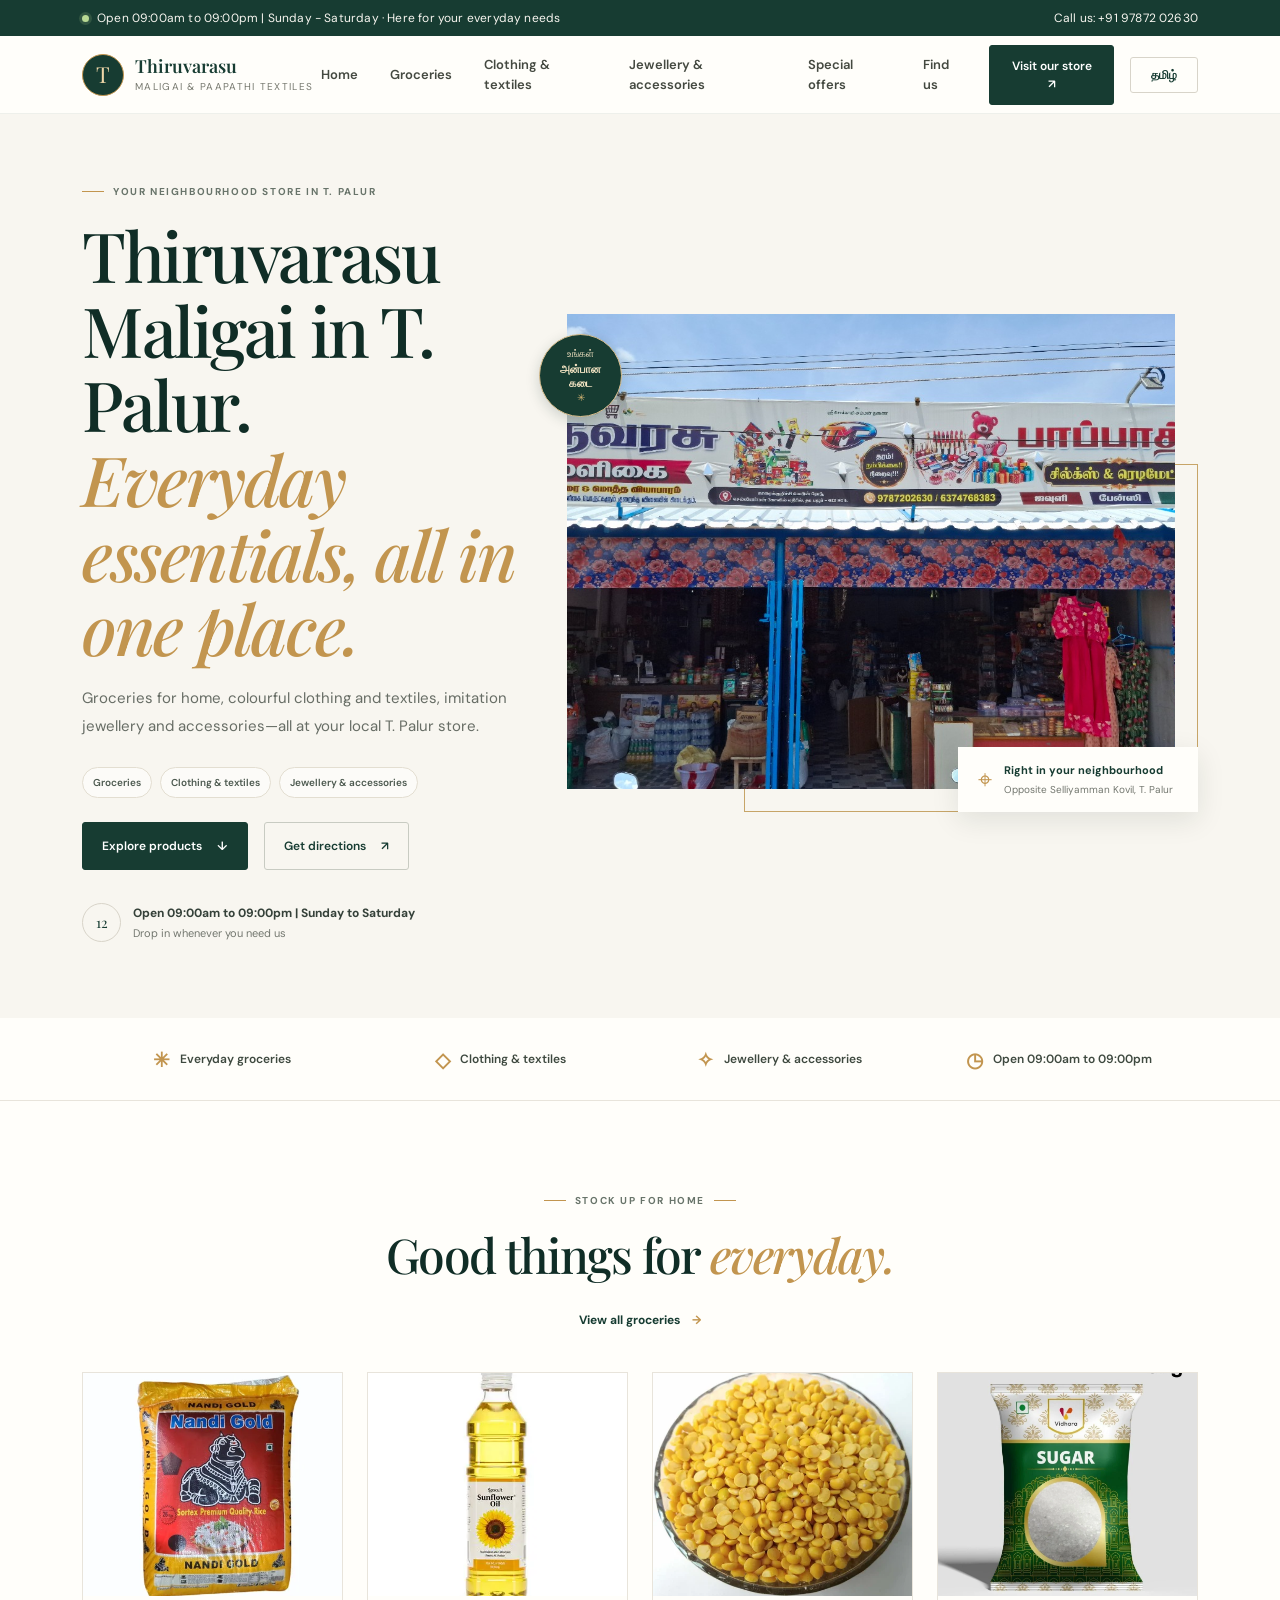
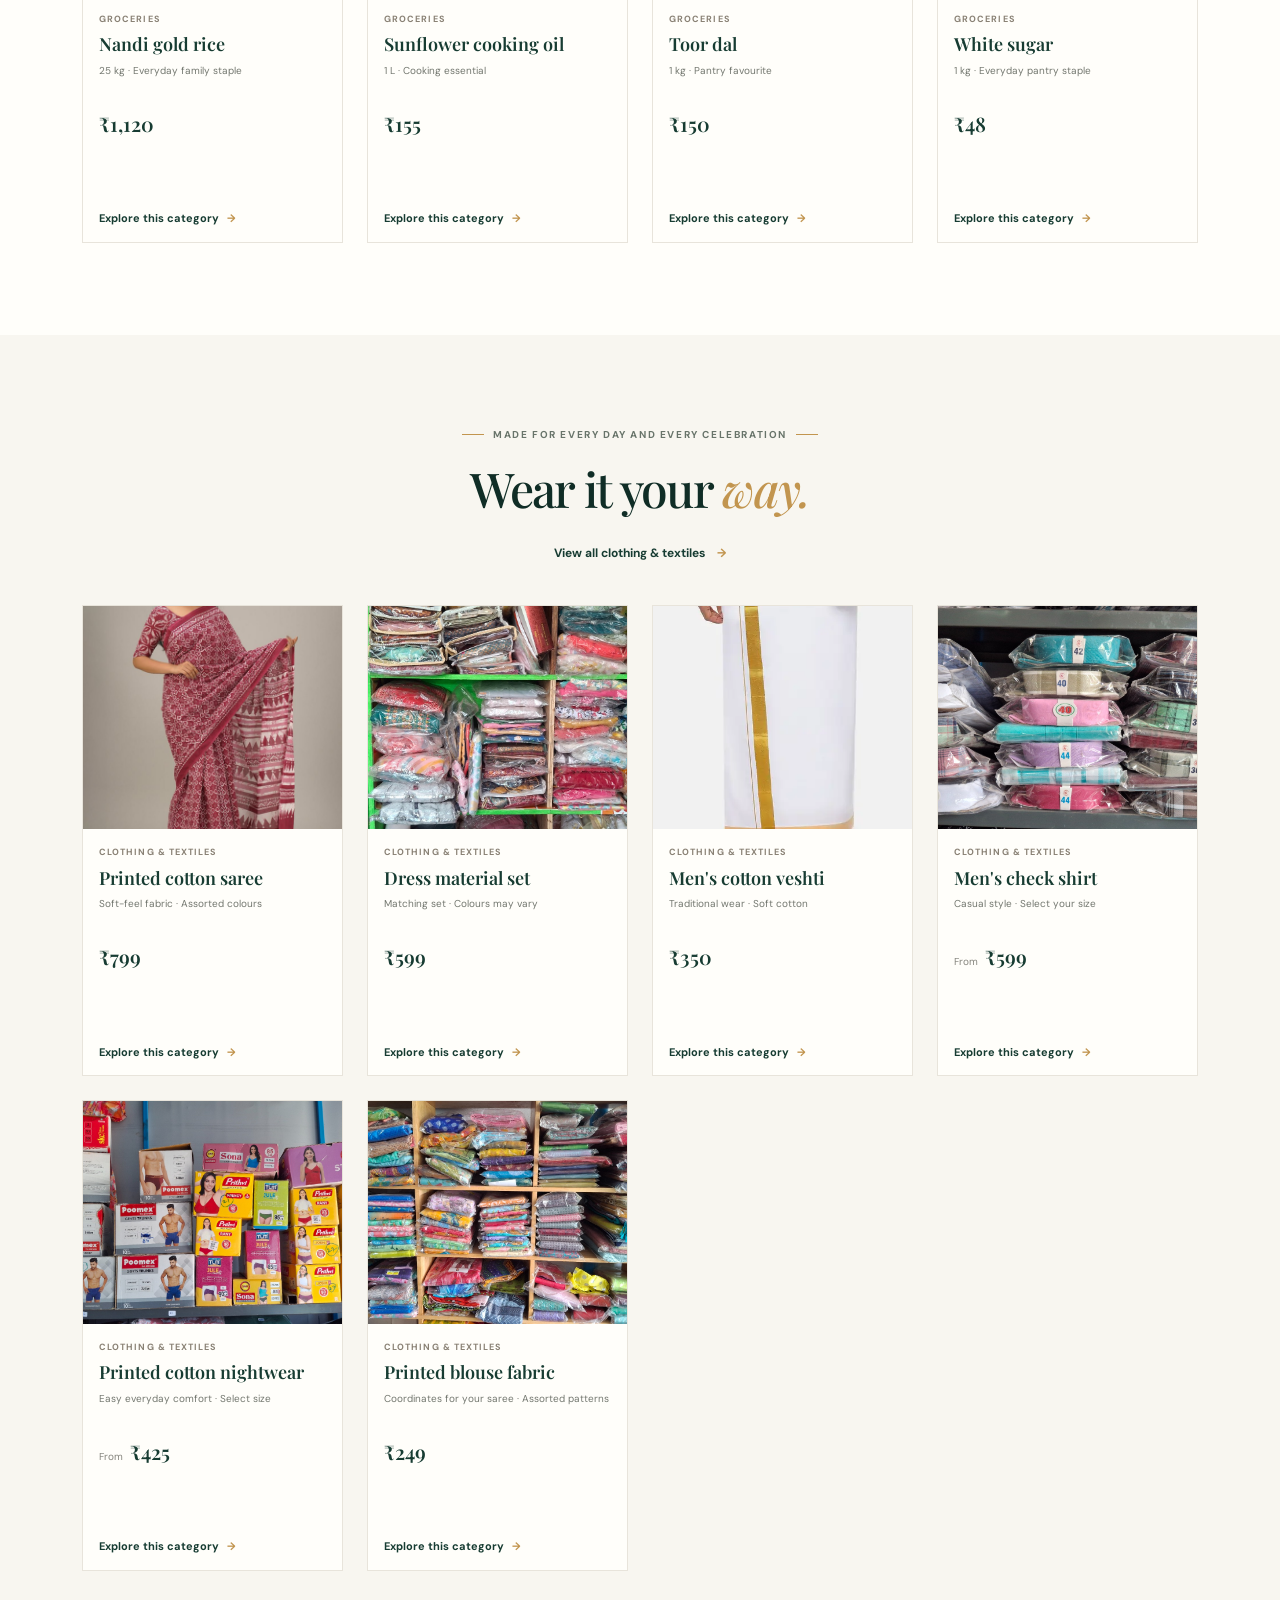
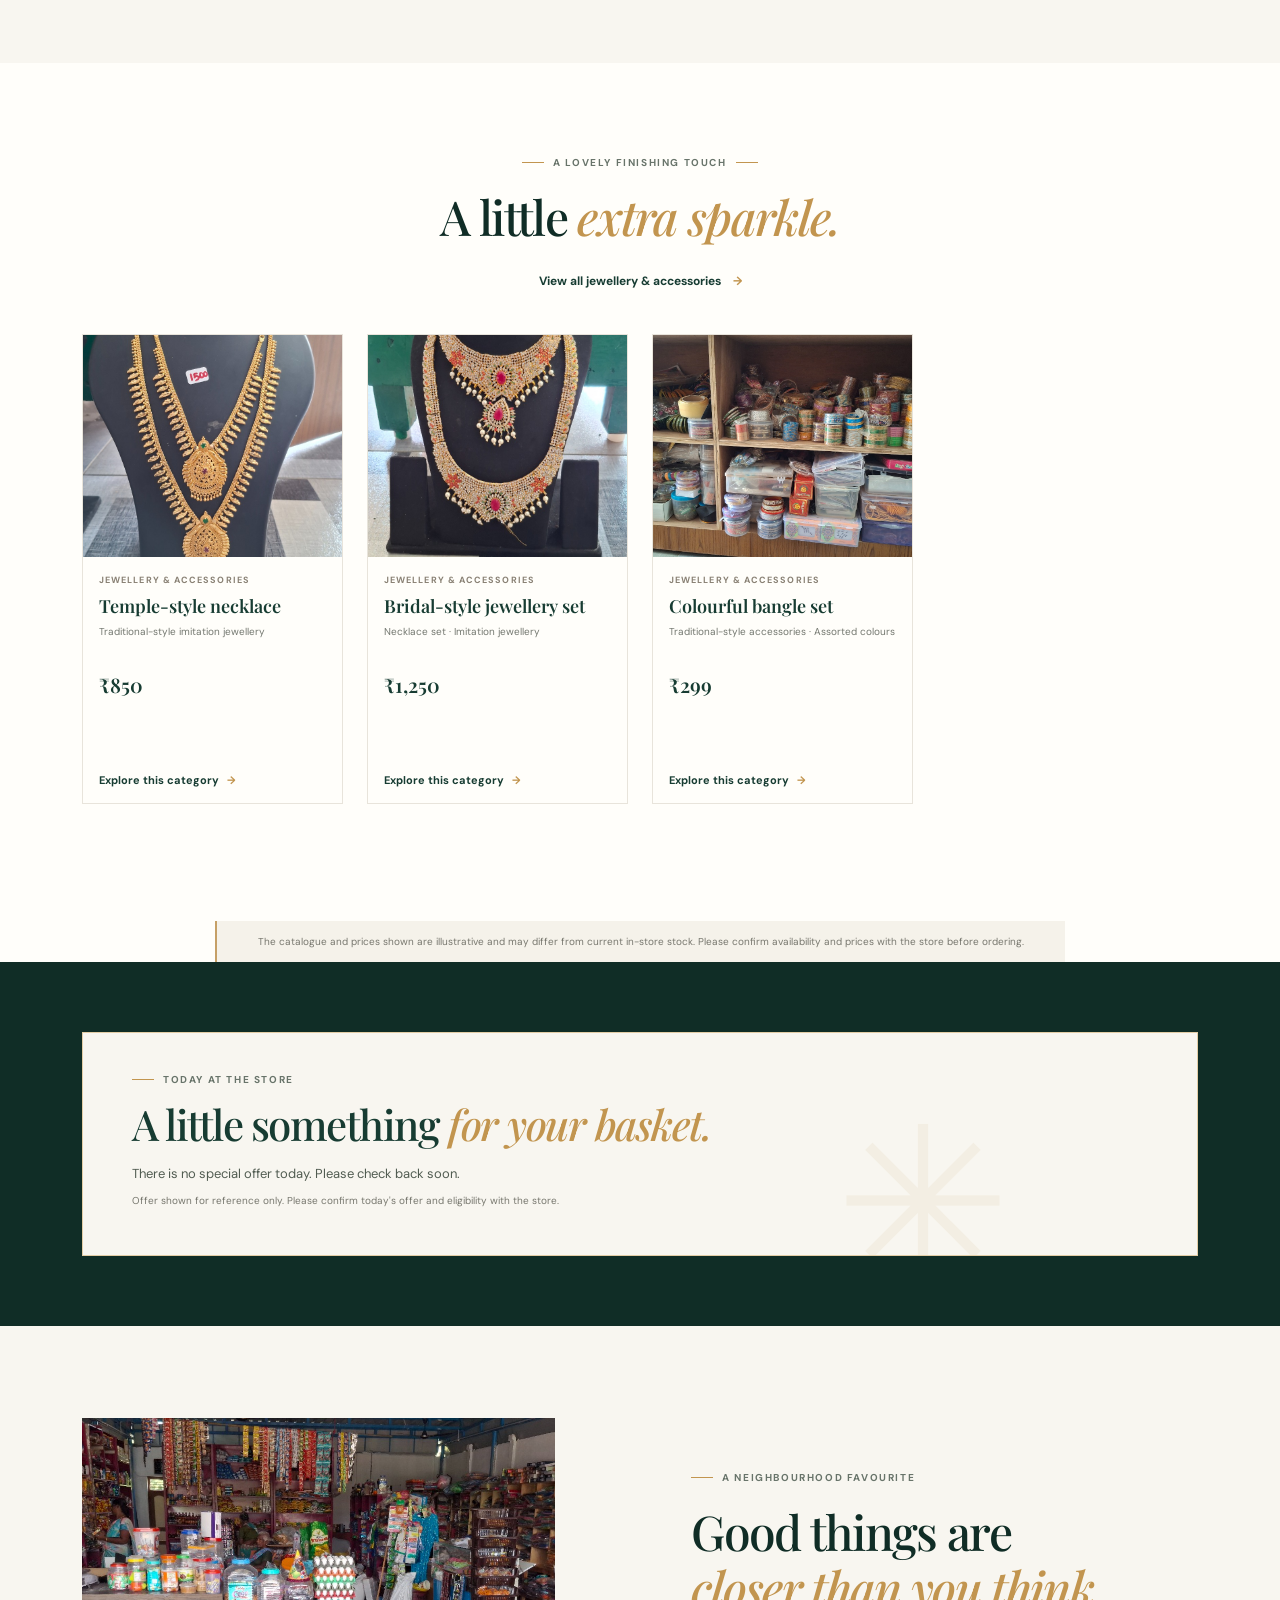
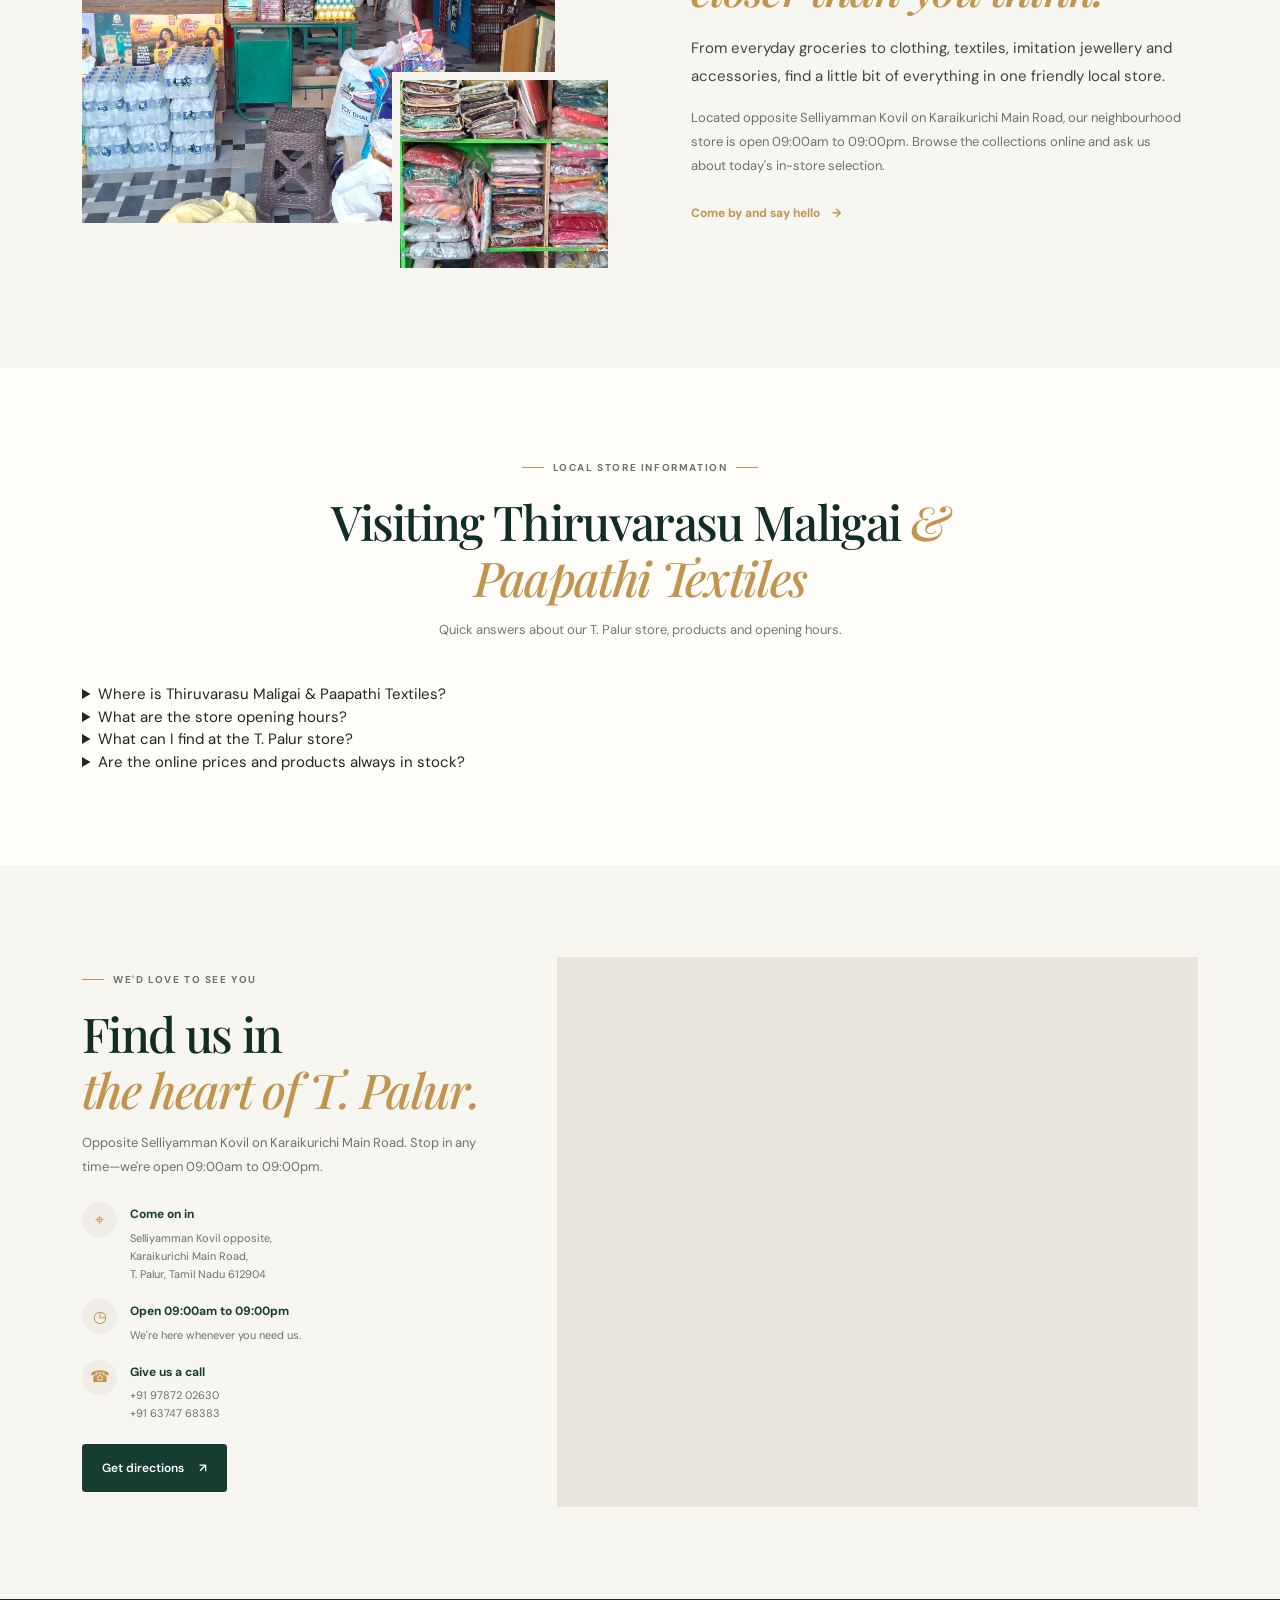
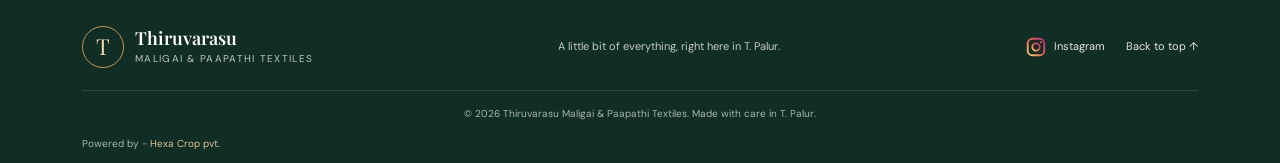
<file: index.html>
<!DOCTYPE html>
<html lang="en">

<head>
    <meta charset="UTF-8">
    <meta name="viewport" content="width=device-width, initial-scale=1">
    <meta name="theme-color" content="#173c32">
    <meta name="description" data-i18n-content="metaDescription"
        content="Visit Thiruvarasu Maligai &amp; Paapathi Textiles in T. Palur for groceries, clothing, textiles and imitation jewellery. Open daily, 9 am–9 pm.">
    <link rel="canonical" href="https://thiruvarasu-maligai-textails-tpalur.netlify.app/">
    <meta property="og:type" content="website">
    <meta property="og:site_name" content="Thiruvarasu Maligai &amp; Paapathi Textiles">
    <meta property="og:title" content="Thiruvarasu Maligai &amp; Paapathi Textiles | T. Palur">
    <meta property="og:description"
        content="Groceries, clothing, textiles and imitation jewellery at Thiruvarasu Maligai &amp; Paapathi Textiles in T. Palur. Open daily, 9 am–9 pm.">
    <meta property="og:url" content="https://thiruvarasu-maligai-textails-tpalur.netlify.app/">
    <meta property="og:image" content="https://thiruvarasu-maligai-textails-tpalur.netlify.app/src/imgs/storefront.jpg">
    <meta property="og:locale" content="en_IN">
    <title>Thiruvarasu Maligai &amp; Paapathi Textiles | T. Palur</title>
    <link rel="icon" href="./src/imgs/grocery-cart.ico" type="image/x-icon">
    <script type="application/ld+json">
        {
            "@context": "https://schema.org",
            "@type": "Store",
            "@id": "https://thiruvarasu-maligai-textails-tpalur.netlify.app/#store",
            "name": "Thiruvarasu Maligai & Paapathi Textiles",
            "url": "https://thiruvarasu-maligai-textails-tpalur.netlify.app/",
            "image": "https://thiruvarasu-maligai-textails-tpalur.netlify.app/src/imgs/storefront.jpg",
            "description": "A neighbourhood store in T. Palur offering groceries, clothing, textiles and imitation jewellery.",
            "telephone": "+91 97872 02630",
            "address": {
                "@type": "PostalAddress",
                "streetAddress": "Opposite Selliyamman Kovil, Karaikurichi Main Road",
                "addressLocality": "T. Palur",
                "addressRegion": "Tamil Nadu",
                "postalCode": "612904",
                "addressCountry": "IN"
            },
            "openingHoursSpecification": [{
                "@type": "OpeningHoursSpecification",
                "dayOfWeek": [
                    "https://schema.org/Monday",
                    "https://schema.org/Tuesday",
                    "https://schema.org/Wednesday",
                    "https://schema.org/Thursday",
                    "https://schema.org/Friday",
                    "https://schema.org/Saturday",
                    "https://schema.org/Sunday"
                ],
                "opens": "09:00",
                "closes": "21:00"
            }],
            "knowsAbout": [
                "Groceries",
                "Clothing and textiles",
                "Imitation jewellery and accessories"
            ]
        }
    </script>
    <link rel="preconnect" href="https://fonts.googleapis.com">
    <link rel="preconnect" href="https://fonts.gstatic.com" crossorigin>
    <link
        href="https://fonts.googleapis.com/css2?family=DM+Sans:wght@400;500;600;700&family=Playfair+Display:wght@500;600;700&display=swap"
        rel="stylesheet">
    <link href="https://cdn.jsdelivr.net/npm/bootstrap@5.3.8/dist/css/bootstrap.min.css" rel="stylesheet"
        integrity="sha384-sRIl4kxILFvY47J16cr9ZwB07vP4J8+LH7qKQnuqkuIAvNWLzeN8tE5YBujZqJLB" crossorigin="anonymous">
    <link rel="stylesheet" href="./css/desing.css">
</head>

<body>
    <div id="siteHeader"></div>

    <main>
        <section class="hero-section" id="home">
            <div class="container">
                <div class="row align-items-center g-5">
                    <div class="col-lg-5 hero-copy">
                        <p class="eyebrow"><span></span><span data-i18n="heroEyebrow">Your neighbourhood store in T.
                                Palur</span></p>
                        <h1 data-i18n="heroTitle">Thiruvarasu Maligai in T. Palur.<br><em>Everyday essentials, all in one place.</em></h1>
                        <p class="hero-description" data-i18n="heroDescription">Groceries for home, colourful clothing
                            and textiles, imitation jewellery and accessories—all at your local T. Palur store.</p>
                        <div class="hero-service-pills">
                            <a href="./groceries.html" data-i18n="serviceGroceries">Groceries</a>
                            <a href="./textiles.html" data-i18n="serviceClothing">Clothing &amp; textiles</a>
                            <a href="./jewels.html" data-i18n="serviceJewellery">Jewellery &amp; accessories</a>
                        </div>
                        <div class="d-flex flex-wrap gap-3 hero-actions">
                            <a class="btn btn-primary-custom" href="#groceries"><span data-i18n="shopNow">Explore
                                    products</span> <span aria-hidden="true">↓</span></a>
                            <a class="btn btn-outline-custom" href="#visit"><span data-i18n="directions">Get
                                    directions</span> <span aria-hidden="true">↗</span></a>
                        </div>
                        <div class="hero-hours">
                            <span class="hours-icon" aria-hidden="true">12</span>
                            <span><strong data-i18n="openAroundClock">Open 09:00am to 09:00pm | Sunday to
                                    Saturday</strong><small data-i18n="dropAnytime">Drop in whenever you need
                                    us</small></span>
                        </div>
                    </div>
                    <div class="col-lg-7">
                        <div class="hero-image-wrap">
                            <img class="hero-image" src="./src/imgs/storefront.jpg"
                                alt="Thiruvarasu Maligai store on the main road" data-i18n-alt="storefrontAlt">
                            <div class="hero-image-caption">
                                <span class="caption-pin" aria-hidden="true">⌖</span>
                                <span><strong data-i18n="neighbourhood">Right in your neighbourhood</strong><small
                                        data-i18n="storeLandmark">Opposite Selliyamman Kovil, T. Palur</small></span>
                            </div>
                            <span class="hero-stamp"
                                aria-hidden="true"><span>உங்கள்</span><strong>அன்பான<br>கடை</strong><i>✳</i></span>
                        </div>
                    </div>
                </div>
            </div>
        </section>

        <section class="benefits-strip" id="categories" aria-label="Store highlights" data-i18n-aria="storeHighlights">
            <div class="container">
                <div class="row g-0">
                    <div class="col-6 col-lg-3 benefit-item"><span class="benefit-icon" aria-hidden="true">✳</span><span
                            data-i18n="benefitGroceries">Everyday groceries</span></div>
                    <div class="col-6 col-lg-3 benefit-item"><span class="benefit-icon" aria-hidden="true">◇</span><span
                            data-i18n="benefitClothing">Clothing &amp; textiles</span>
                    </div>
                    <div class="col-6 col-lg-3 benefit-item"><span class="benefit-icon" aria-hidden="true">✧</span><span
                            data-i18n="benefitJewellery">Jewellery &amp;
                            accessories</span></div>
                    <div class="col-6 col-lg-3 benefit-item"><span class="benefit-icon" aria-hidden="true">◷</span><span
                            data-i18n="benefitHours">Open 09:00am to 09:00pm</span></div>
                </div>
            </div>
        </section>

        <section class="section-padding catalog-section grocery-section" id="groceries">
            <div class="container">
                <div class="section-heading text-center">
                    <p class="eyebrow justify-content-center"><span></span><span data-i18n="groceryEyebrow">Stock up
                            for home</span><span></span></p>
                    <h2 data-i18n="groceryTitle">Good things for <em>everyday.</em></h2>
                    <a class="text-link category-page-link" href="./groceries.html" data-i18n="viewGroceries">View all
                        groceries <span aria-hidden="true">→</span></a>
                </div>
                <div class="product-grid" id="groceriesProducts" aria-live="polite"></div>
            </div>
        </section>

        <section class="section-padding catalog-section clothing-section" id="clothing">
            <div class="container">
                <div class="section-heading text-center">
                    <p class="eyebrow justify-content-center"><span></span><span data-i18n="clothingEyebrow">Made for
                            every day and every celebration</span><span></span></p>
                    <h2 data-i18n="clothingTitle">Wear it your <em>way.</em></h2>
                    <a class="text-link category-page-link" href="./textiles.html" data-i18n="viewTextiles">View all
                        clothing &amp; textiles <span aria-hidden="true">→</span></a>
                </div>
                <div class="product-grid" id="clothingProducts" aria-live="polite"></div>
            </div>
        </section>

        <section class="section-padding catalog-section jewellery-section" id="jewellery">
            <div class="container">
                <div class="section-heading text-center">
                    <p class="eyebrow justify-content-center"><span></span><span data-i18n="jewelleryEyebrow">A lovely
                            finishing touch</span><span></span></p>
                    <h2 data-i18n="jewelleryTitle">A little <em>extra sparkle.</em></h2>
                    <a class="text-link category-page-link" href="./jewels.html" data-i18n="viewJewellery">View all
                        jewellery &amp; accessories <span aria-hidden="true">→</span></a>
                </div>
                <div class="product-grid" id="jewelleryProducts" aria-live="polite"></div>
            </div>
        </section>
        <p class="price-disclaimer catalog-disclaimer" data-i18n="priceDisclaimer">The catalogue and prices shown are
            illustrative
            and may differ from current in-store stock. Please confirm availability and prices with the store before
            ordering.</p>

        <section class="offers-section section-padding" id="offers">
            <div class="container">
                <article class="offer-card" id="specialOffer" aria-busy="true">
                    <div class="offer-decoration" aria-hidden="true">✳</div>
                    <div>
                        <p class="eyebrow"><span></span><span data-i18n="offerEyebrow">Today at the store</span></p>
                        <h2 data-i18n="offerTitle">A little something <em>for your basket.</em></h2>
                        <p id="offerText" aria-live="polite" data-i18n="offerLoading">Loading today's offer…</p>
                        <p class="offer-date" id="offerDate" hidden></p>
                        <p class="offer-fineprint" data-i18n="offerDisclaimer">Offer shown for reference only. Please
                            confirm today's offer and eligibility with the store.</p>
                    </div>
                    <div class="offer-badge" id="offerBadge" hidden><strong id="offerPercent"></strong><span
                            data-i18n="offGroceries">OFF GROCERIES</span>
                    </div>
                </article>
            </div>
        </section>

        <section class="about-section section-padding" id="about">
            <div class="container">
                <div class="row align-items-center g-5">
                    <div class="col-lg-6">
                        <div class="about-image-grid">
                            <img class="about-image-main" src="./src/product_imgs/groceries/shop-interior.jpg"
                                alt="Inside Thiruvarasu Maligai, with groceries and goods for the whole family"
                                data-i18n-alt="shopInteriorAlt" loading="lazy">
                            <img class="about-image-detail" src="./src/product_imgs/textiles/clothing-shelves.jpg"
                                alt="Colourful clothing and textiles stocked in the store" data-i18n-alt="clothingAlt"
                                loading="lazy">
                        </div>
                    </div>
                    <div class="col-lg-6 about-copy">
                        <p class="eyebrow"><span></span><span data-i18n="aboutEyebrow">A neighbourhood favourite</span>
                        </p>
                        <h2 data-i18n="aboutTitle">Good things are<br><em>closer than you think.</em></h2>
                        <p class="about-lead" data-i18n="aboutLead">From everyday groceries to clothing, textiles,
                            imitation jewellery and accessories, find a little bit of everything in one friendly local
                            store.</p>
                        <p data-i18n="aboutText">Located opposite Selliyamman Kovil on Karaikurichi Main Road, our
                            neighbourhood store is open 09:00am to 09:00pm. Browse the collections online and ask us
                            about today's
                            in-store selection.</p>
                        <a class="text-link" href="#visit"><span data-i18n="comeSayHello">Come by and say
                                hello</span><span aria-hidden="true">→</span></a>
                    </div>
                </div>
            </div>
        </section>

        <section class="local-faq-section section-padding" id="store-faq">
            <div class="container">
                <div class="section-heading text-center">
                    <p class="eyebrow justify-content-center"><span></span><span data-i18n="faqEyebrow">Local store information</span><span></span></p>
                    <h2 data-i18n="faqTitle">Visiting Thiruvarasu Maligai <em>&amp; Paapathi Textiles</em></h2>
                    <p data-i18n="faqIntro">Quick answers about our T. Palur store, products and opening hours.</p>
                </div>
                <div class="local-faq-list">
                    <details>
                        <summary data-i18n="faqLocationQuestion">Where is Thiruvarasu Maligai &amp; Paapathi Textiles?</summary>
                        <p data-i18n="faqLocationAnswer">We are opposite Selliyamman Kovil on Karaikurichi Main Road, T. Palur, Tamil Nadu 612904.</p>
                    </details>
                    <details>
                        <summary data-i18n="faqHoursQuestion">What are the store opening hours?</summary>
                        <p data-i18n="faqHoursAnswer">The store is open every day, Sunday to Saturday, from 9:00 am to 9:00 pm.</p>
                    </details>
                    <details>
                        <summary data-i18n="faqProductsQuestion">What can I find at the T. Palur store?</summary>
                        <p data-i18n="faqProductsAnswer">Browse everyday groceries, clothing and textiles, imitation jewellery and accessories. Visit the relevant category page to see the online catalogue.</p>
                    </details>
                    <details>
                        <summary data-i18n="faqStockQuestion">Are the online prices and products always in stock?</summary>
                        <p data-i18n="faqStockAnswer">The online catalogue is illustrative. Please call the store to confirm current availability and prices before visiting or ordering.</p>
                    </details>
                </div>
            </div>
        </section>

        <section class="visit-section section-padding" id="visit">
            <div class="container">
                <div class="row g-4 align-items-stretch">
                    <div class="col-lg-5">
                        <div class="visit-copy">
                            <p class="eyebrow"><span></span><span data-i18n="visitEyebrow">We'd love to see you</span>
                            </p>
                            <h2 data-i18n="visitTitle">Find us in<br><em>the heart of T. Palur.</em></h2>
                            <p data-i18n="visitIntro">Opposite Selliyamman Kovil on Karaikurichi Main Road. Stop in any
                                time—we're open 09:00am to 09:00pm.</p>
                            <div class="visit-detail">
                                <span class="detail-icon" aria-hidden="true">⌖</span>
                                <div><strong data-i18n="addressTitle">Come on in</strong>
                                    <p data-i18n="address">Selliyamman Kovil opposite,<br>Karaikurichi Main Road,<br>T.
                                        Palur, Tamil Nadu 612904</p>
                                </div>
                            </div>
                            <div class="visit-detail">
                                <span class="detail-icon" aria-hidden="true">◷</span>
                                <div><strong data-i18n="hoursTitle">Open 09:00am to 09:00pm</strong>
                                    <p data-i18n="hoursText">We're here whenever you need us.</p>
                                </div>
                            </div>
                            <div class="visit-detail">
                                <span class="detail-icon" aria-hidden="true">☎</span>
                                <div><strong data-i18n="phoneTitle">Give us a call</strong>
                                    <p><a href="tel:+919787202630">+91 97872 02630</a><br><a
                                            href="tel:+916374768383">+91 63747 68383</a></p>
                                </div>
                            </div>
                            <a class="btn btn-primary-custom directions-button"
                                href="https://www.google.com/maps/search/?api=1&amp;query=39Q8%2BQ2%20T.%20Palur%2C%20Tamil%20Nadu"
                                target="_blank" rel="noopener noreferrer"><span data-i18n="directions">Get
                                    directions</span> <span aria-hidden="true">↗</span></a>
                        </div>
                    </div>
                    <div class="col-lg-7">
                        <div class="map-frame">
                            <iframe title="Map showing the location of Thiruvarasu Maligai in T. Palur"
                                data-i18n-title="mapTitle"
                                src="https://maps.google.com/maps?q=39Q8%2BQ2%20T.%20Palur%2C%20Tamil%20Nadu&amp;output=embed"
                                loading="lazy" referrerpolicy="no-referrer-when-downgrade" allowfullscreen></iframe>
                        </div>
                    </div>
                </div>
            </div>
        </section>
    </main>

    <div id="siteFooter"></div>
    <div id="sharedSkeleton" hidden></div>

    <div class="order-bar" id="orderBar" hidden>
        <button class="order-cart-button" type="button" data-bs-toggle="offcanvas" data-bs-target="#orderDrawer">
            <span class="order-cart-icon" aria-hidden="true">▣</span>
            <span><strong><span data-i18n="viewOrder">View order</span> · <span id="orderCount">0</span></strong>
                <small id="orderBarTotal">₹0</small></span>
        </button>
        <button class="btn btn-whatsapp" id="quickWhatsappOrder" type="button" data-bs-toggle="offcanvas"
            data-bs-target="#orderDrawer"><span data-i18n="completeOrderDetails">Enter delivery details</span>
            <span aria-hidden="true">→</span></button>
    </div>

    <div class="offcanvas offcanvas-end order-drawer" tabindex="-1" id="orderDrawer" aria-labelledby="orderDrawerTitle">
        <div class="offcanvas-header">
            <div>
                <p class="eyebrow mb-2"><span></span><span data-i18n="yourSelections">Your selections</span></p>
                <h2 class="offcanvas-title" id="orderDrawerTitle" data-i18n="orderSummary">Order summary</h2>
            </div>
            <button type="button" class="btn-close" data-bs-dismiss="offcanvas" aria-label="Close"
                data-i18n-aria="close"></button>
        </div>
        <div class="offcanvas-body">
            <div id="orderItems" aria-live="polite"></div>
            <p class="empty-order" id="emptyOrder" data-i18n="emptyOrder">Your order is empty. Browse the collections to
                add something.</p>
            <div class="order-totals" id="orderTotals" hidden>
                <div class="order-grand-total"><strong data-i18n="estimatedTotal">Estimated total</strong><strong
                        id="orderGrandTotal">₹0</strong></div>
                <p class="order-price-note" data-i18n="priceNote">Listed prices are illustrative. The store will confirm
                    availability and final prices on WhatsApp.</p>
                <form class="customer-details-form" id="customerDetailsForm" novalidate>
                    <h3 data-i18n="deliveryDetailsTitle">Delivery details</h3>
                    <p class="customer-details-note" data-i18n="allFieldsRequired">All fields are required to continue
                        to WhatsApp.</p>
                    <div class="customer-fields-grid">
                        <div class="customer-field customer-field-wide">
                            <label for="customerName" data-i18n="customerNameLabel">Full name</label>
                            <input class="form-control" id="customerName" name="customerName" type="text"
                                autocomplete="name" maxlength="80" required>
                        </div>
                        <div class="customer-field customer-field-wide">
                            <label for="customerMobile" data-i18n="customerMobileLabel">Mobile number</label>
                            <input class="form-control" id="customerMobile" name="customerMobile" type="tel"
                                autocomplete="tel-national" inputmode="numeric" pattern="[6-9][0-9]{9}" maxlength="10"
                                required>
                            <small data-i18n="mobileHelp">Enter a 10-digit Indian mobile number.</small>
                        </div>
                        <div class="customer-field customer-field-wide">
                            <label for="customerEmail" data-i18n="customerEmailLabel">Email address</label>
                            <input class="form-control" id="customerEmail" name="email" type="email"
                                autocomplete="email" maxlength="254" required>
                        </div>
                        <div class="customer-field">
                            <label for="addressDoorNo" data-i18n="doorNoLabel">Door number</label>
                            <input class="form-control" id="addressDoorNo" name="doorNo" type="text"
                                autocomplete="address-line1" maxlength="40" required>
                        </div>
                        <div class="customer-field">
                            <label for="addressStreet" data-i18n="streetLabel">Street name</label>
                            <input class="form-control" id="addressStreet" name="street" type="text"
                                autocomplete="address-line2" maxlength="100" required>
                        </div>
                        <div class="customer-field">
                            <label for="addressPlace" data-i18n="placeLabel">Place / town</label>
                            <input class="form-control" id="addressPlace" name="place" type="text"
                                autocomplete="address-level2" maxlength="80" required>
                        </div>
                        <div class="customer-field">
                            <label for="addressLandmark" data-i18n="landmarkLabel">Landmark</label>
                            <input class="form-control" id="addressLandmark" name="landmark" type="text" maxlength="100"
                                required>
                        </div>
                    </div>
                    <p class="customer-form-error" id="customerFormError" role="alert" hidden
                        data-i18n="customerFormError">Please complete all required fields with a valid email and mobile
                        number.</p>
                    <button class="btn btn-whatsapp btn-whatsapp-full" id="drawerWhatsappOrder" type="submit" disabled>
                        <span aria-hidden="true">◉</span>
                        <span data-i18n="sendOrder">Send order on WhatsApp</span>
                    </button>
                </form>
            </div>
        </div>
    </div>

    <div class="toast-container position-fixed bottom-0 end-0 p-3" aria-live="polite" aria-atomic="true">
        <div class="toast order-toast border-0" id="orderToast" role="status">
            <div class="d-flex align-items-center">
                <div class="toast-body"><span data-i18n="addedToOrder">Added to your order.</span> <span
                        id="toastProductName"></span></div>
                <button type="button" class="btn-close me-3" data-bs-dismiss="toast" aria-label="Close"
                    data-i18n-aria="close"></button>
            </div>
        </div>
    </div>

    <script src="https://cdn.jsdelivr.net/npm/bootstrap@5.3.8/dist/js/bootstrap.bundle.min.js"
        integrity="sha384-FKyoEForCGlyvwx9Hj09JcYn3nv7wiPVlz7YYwJrWVcXK/BmnVDxM+D2scQbITxI"
        crossorigin="anonymous"></script>
    <script src="./js/component-loader.js"></script>
</body>

</html>
</file>
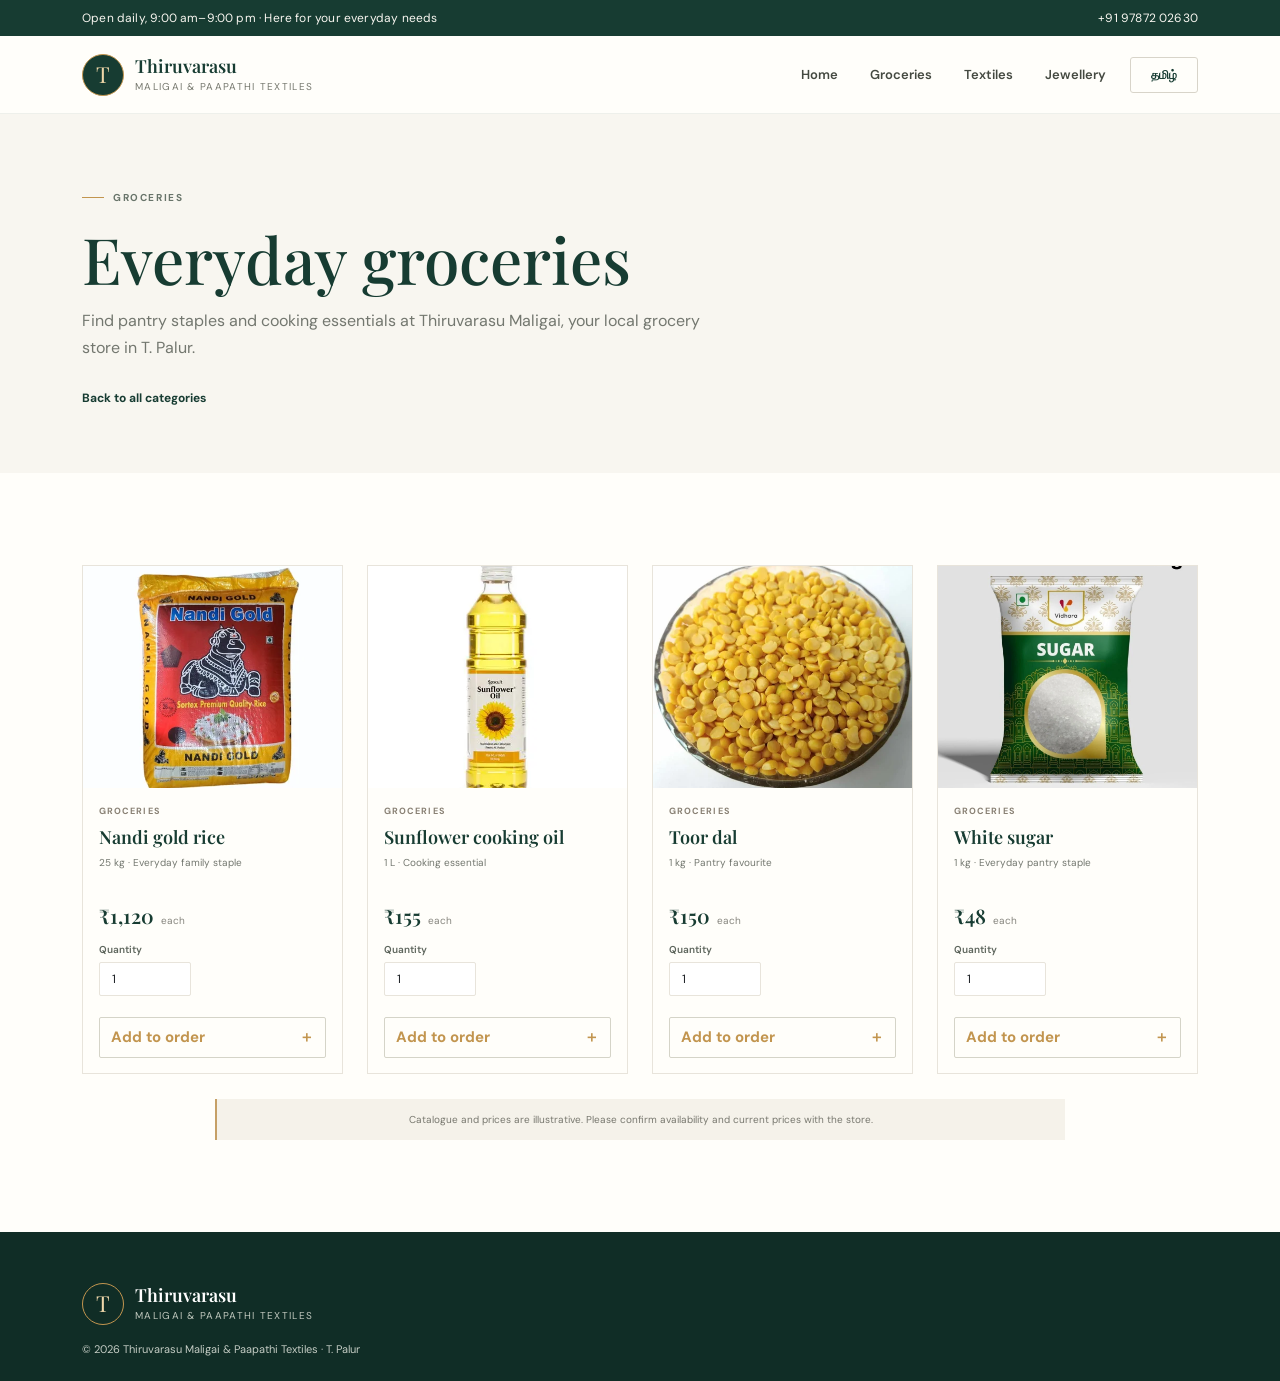
<file: groceries.html>
<!DOCTYPE html>
<html lang="en">
<head>
    <meta charset="UTF-8">
    <meta name="viewport" content="width=device-width, initial-scale=1">
    <meta name="description" content="Shop everyday groceries at Thiruvarasu Maligai in T. Palur. Browse pantry essentials and confirm current stock and prices with the store.">
    <meta name="theme-color" content="#173c32">
    <link rel="canonical" href="https://thiruvarasu-maligai-textails-tpalur.netlify.app/groceries.html">
    <meta property="og:type" content="website">
    <meta property="og:site_name" content="Thiruvarasu Maligai &amp; Paapathi Textiles">
    <meta property="og:title" content="Groceries in T. Palur | Thiruvarasu Maligai">
    <meta property="og:description" content="Shop everyday groceries at Thiruvarasu Maligai in T. Palur. Browse pantry essentials and confirm current stock and prices with the store.">
    <meta property="og:url" content="https://thiruvarasu-maligai-textails-tpalur.netlify.app/groceries.html">
    <meta property="og:locale" content="en_IN">
    <title>Groceries in T. Palur | Thiruvarasu Maligai</title>
    <link rel="preconnect" href="https://fonts.googleapis.com">
    <link rel="preconnect" href="https://fonts.gstatic.com" crossorigin>
    <link href="https://fonts.googleapis.com/css2?family=DM+Sans:wght@400;500;600;700&family=Playfair+Display:wght@500;600;700&display=swap" rel="stylesheet">
    <link href="https://cdn.jsdelivr.net/npm/bootstrap@5.3.8/dist/css/bootstrap.min.css" rel="stylesheet" integrity="sha384-sRIl4kxILFvY47J16cr9ZwB07vP4J8+LH7qKQnuqkuIAvNWLzeN8tE5YBujZqJLB" crossorigin="anonymous">
    <link rel="stylesheet" href="./css/desing.css">
</head>
<body class="category-page" data-category="groceries" data-image-folder="groceries">
    <div class="topbar"><div class="container d-flex justify-content-between gap-2">
        <span id="categoryTopbar">Open daily, 9:00 am–9:00 pm · Here for your everyday needs</span>
        <a class="topbar-phone" href="tel:+919787202630">+91 97872 02630</a>
    </div></div>
    <nav class="navbar navbar-expand-lg site-nav" aria-label="Main navigation">
        <div class="container">
            <a class="navbar-brand brand-lockup" href="./index.html" aria-label="Thiruvarasu Maligai home">
                <span class="brand-mark" aria-hidden="true">T</span>
                <span class="brand-copy"><strong>Thiruvarasu</strong><small>Maligai &amp; Paapathi Textiles</small></span>
            </a>
            <button class="navbar-toggler" id="categoryMenuToggle" type="button" data-bs-toggle="collapse" data-bs-target="#categoryNavigation" aria-controls="categoryNavigation" aria-expanded="false" aria-label="Toggle navigation">
                <span class="navbar-toggler-icon"></span>
            </button>
            <div class="collapse navbar-collapse" id="categoryNavigation">
                <ul class="navbar-nav ms-auto align-items-lg-center gap-lg-3">
                    <li class="nav-item"><a class="nav-link" id="categoryHomeLink" href="./index.html">Home</a></li>
                    <li class="nav-item"><a class="nav-link" data-category-nav="groceries" href="./groceries.html">Groceries</a></li>
                    <li class="nav-item"><a class="nav-link" data-category-nav="textiles" href="./textiles.html">Textiles</a></li>
                    <li class="nav-item"><a class="nav-link" data-category-nav="jewels" href="./jewels.html">Jewellery</a></li>
                    <li class="nav-item language-switch"><button class="language-button" id="languageToggle" type="button" lang="ta" aria-label="View in Tamil">தமிழ்</button></li>
                </ul>
            </div>
        </div>
    </nav>
    <main>
        <section class="category-hero">
            <div class="container">
                <p class="eyebrow"><span></span><span id="categoryEyebrow">Groceries</span></p>
                <h1 id="categoryTitle">Everyday groceries</h1>
                <p id="categoryIntro">Find pantry staples and cooking essentials at Thiruvarasu Maligai, your local grocery store in T. Palur.</p>
                <a class="text-link" id="categoryBackLink" href="./index.html#categories">Back to all categories <span aria-hidden="true">→</span></a>
            </div>
        </section>
        <section class="section-padding catalog-section">
            <div class="container">
                <div class="product-grid" id="categoryProducts" aria-live="polite" aria-busy="true"></div>
                <p class="price-disclaimer" id="categoryDisclaimer">Catalogue and prices are illustrative. Please confirm availability and current prices with the store.</p>
            </div>
        </section>
    </main>
    <footer class="site-footer"><div class="container py-4">
        <a class="brand-lockup footer-brand" href="./index.html"><span class="brand-mark" aria-hidden="true">T</span><span class="brand-copy"><strong>Thiruvarasu</strong><small>Maligai &amp; Paapathi Textiles</small></span></a>
        <p class="footer-note mt-3">© <span id="currentYear"></span> Thiruvarasu Maligai &amp; Paapathi Textiles · T. Palur</p>
    </div></footer>
    <script src="https://cdn.jsdelivr.net/npm/bootstrap@5.3.8/dist/js/bootstrap.bundle.min.js" integrity="sha384-FKyoEForCGlyvwx9Hj09JcYn3nv7wiPVlz7YYwJrWVcXK/BmnVDxM+D2scQbITxI" crossorigin="anonymous"></script>
    <script src="./js/catalog-skeleton.js"></script>
    <script src="./js/category-page.js"></script>
    <script>document.querySelector("#currentYear").textContent = new Date().getFullYear();</script>
</body>
</html>
</file>
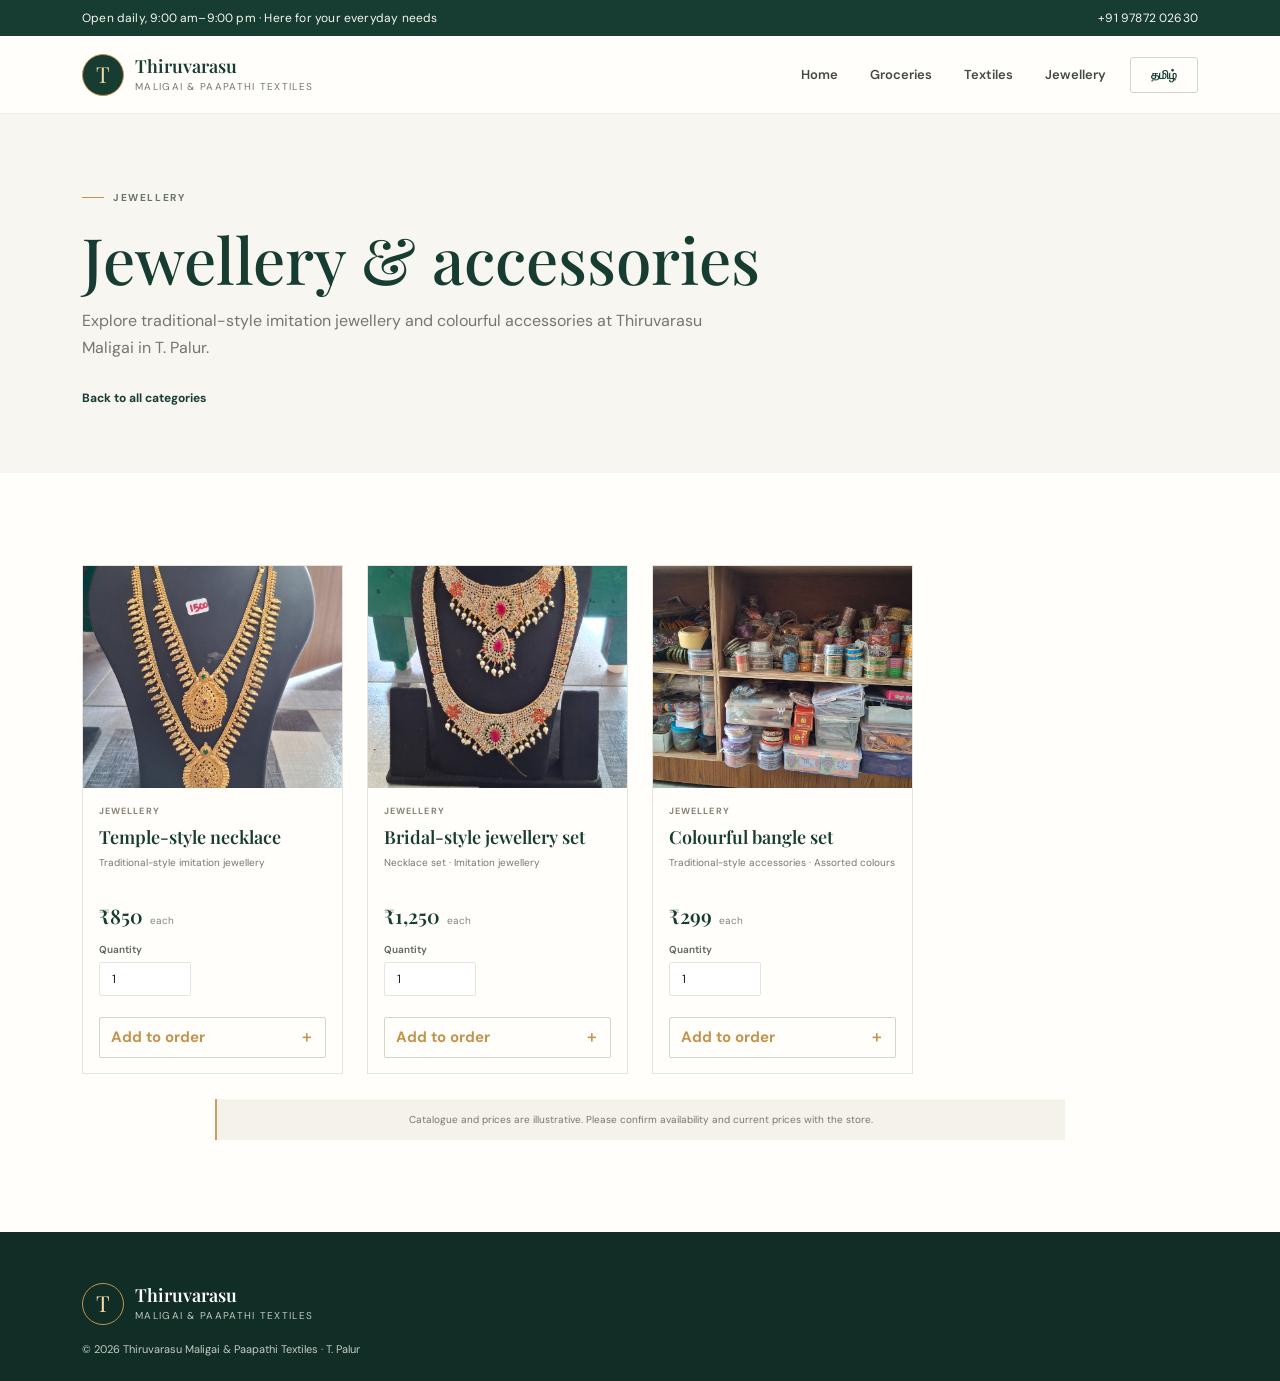
<file: jewels.html>
<!DOCTYPE html>
<html lang="en">

<head>
    <meta charset="UTF-8">
    <meta name="viewport" content="width=device-width, initial-scale=1">
    <meta name="description"
        content="Browse imitation jewellery and accessories at Thiruvarasu Maligai in T. Palur. Check the online catalogue and contact the store to confirm availability.">
    <meta name="theme-color" content="#173c32">
    <link rel="canonical" href="https://thiruvarasu-maligai-textails-tpalur.netlify.app/jewels.html">
    <meta property="og:type" content="website">
    <meta property="og:site_name" content="Thiruvarasu Maligai &amp; Paapathi Textiles">
    <meta property="og:title" content="Imitation Jewellery in T. Palur | Thiruvarasu Maligai">
    <meta property="og:description"
        content="Browse imitation jewellery and accessories at Thiruvarasu Maligai in T. Palur. Check the online catalogue and contact the store to confirm availability.">
    <meta property="og:url" content="https://thiruvarasu-maligai-textails-tpalur.netlify.app/jewels.html">
    <meta property="og:locale" content="en_IN">
    <title>Imitation Jewellery in T. Palur | Thiruvarasu Maligai</title>
    <link rel="preconnect" href="https://fonts.googleapis.com">
    <link rel="preconnect" href="https://fonts.gstatic.com" crossorigin>
    <link
        href="https://fonts.googleapis.com/css2?family=DM+Sans:wght@400;500;600;700&family=Playfair+Display:wght@500;600;700&display=swap"
        rel="stylesheet">
    <link href="https://cdn.jsdelivr.net/npm/bootstrap@5.3.8/dist/css/bootstrap.min.css" rel="stylesheet"
        integrity="sha384-sRIl4kxILFvY47J16cr9ZwB07vP4J8+LH7qKQnuqkuIAvNWLzeN8tE5YBujZqJLB" crossorigin="anonymous">
    <link rel="stylesheet" href="./css/desing.css">
</head>

<body class="category-page" data-category="jewels" data-image-folder="jewels">
    <div class="topbar">
        <div class="container d-flex justify-content-between gap-2">
            <span id="categoryTopbar">Open daily, 9:00 am–9:00 pm · Here for your everyday needs</span>
            <a class="topbar-phone" href="tel:+919787202630">+91 97872 02630</a>
        </div>
    </div>
    <nav class="navbar navbar-expand-lg site-nav" aria-label="Main navigation">
        <div class="container">
            <a class="navbar-brand brand-lockup" href="./index.html" aria-label="Thiruvarasu Maligai home">
                <span class="brand-mark" aria-hidden="true">T</span>
                <span class="brand-copy"><strong>Thiruvarasu</strong><small>Maligai &amp; Paapathi
                        Textiles</small></span>
            </a>
            <button class="navbar-toggler" id="categoryMenuToggle" type="button" data-bs-toggle="collapse"
                data-bs-target="#categoryNavigation" aria-controls="categoryNavigation" aria-expanded="false"
                aria-label="Toggle navigation">
                <span class="navbar-toggler-icon"></span>
            </button>
            <div class="collapse navbar-collapse" id="categoryNavigation">
                <ul class="navbar-nav ms-auto align-items-lg-center gap-lg-3">
                    <li class="nav-item"><a class="nav-link" id="categoryHomeLink" href="./index.html">Home</a></li>
                    <li class="nav-item"><a class="nav-link" data-category-nav="groceries"
                            href="./groceries.html">Groceries</a></li>
                    <li class="nav-item"><a class="nav-link" data-category-nav="textiles"
                            href="./textiles.html">Textiles</a></li>
                    <li class="nav-item"><a class="nav-link" data-category-nav="jewels"
                            href="./jewels.html">Jewellery</a></li>
                    <li class="nav-item language-switch"><button class="language-button" id="languageToggle"
                            type="button" lang="ta" aria-label="View in Tamil">தமிழ்</button></li>
                </ul>
            </div>
        </div>
    </nav>
    <main>
        <section class="category-hero">
            <div class="container">
                <p class="eyebrow"><span></span><span id="categoryEyebrow">Jewellery</span></p>
                <h1 id="categoryTitle">Jewellery &amp; accessories</h1>
                <p id="categoryIntro">Explore traditional-style imitation jewellery and colourful accessories at
                    Thiruvarasu Maligai in T. Palur.</p>
                <a class="text-link" id="categoryBackLink" href="./index.html#categories">Back to all categories <span
                        aria-hidden="true">→</span></a>
            </div>
        </section>
        <section class="section-padding catalog-section">
            <div class="container">
                <div class="product-grid" id="categoryProducts" aria-live="polite" aria-busy="true"></div>
                <p class="price-disclaimer" id="categoryDisclaimer">Catalogue and prices are illustrative. Please
                    confirm availability and current prices with the store.</p>
            </div>
        </section>
    </main>
    <footer class="site-footer">
        <div class="container py-4">
            <a class="brand-lockup footer-brand" href="./index.html"><span class="brand-mark"
                    aria-hidden="true">T</span><span class="brand-copy"><strong>Thiruvarasu</strong><small>Maligai &amp;
                        Paapathi Textiles</small></span></a>
            <p class="footer-note mt-3">© <span id="currentYear"></span> Thiruvarasu Maligai &amp; Paapathi Textiles ·
                T. Palur</p>
        </div>
    </footer>
    <script src="https://cdn.jsdelivr.net/npm/bootstrap@5.3.8/dist/js/bootstrap.bundle.min.js"
        integrity="sha384-FKyoEForCGlyvwx9Hj09JcYn3nv7wiPVlz7YYwJrWVcXK/BmnVDxM+D2scQbITxI"
        crossorigin="anonymous"></script>
    <script src="./js/catalog-skeleton.js"></script>
    <script src="./js/category-page.js"></script>
    <script>document.querySelector("#currentYear").textContent = new Date().getFullYear();</script>
</body>

</html>
</file>
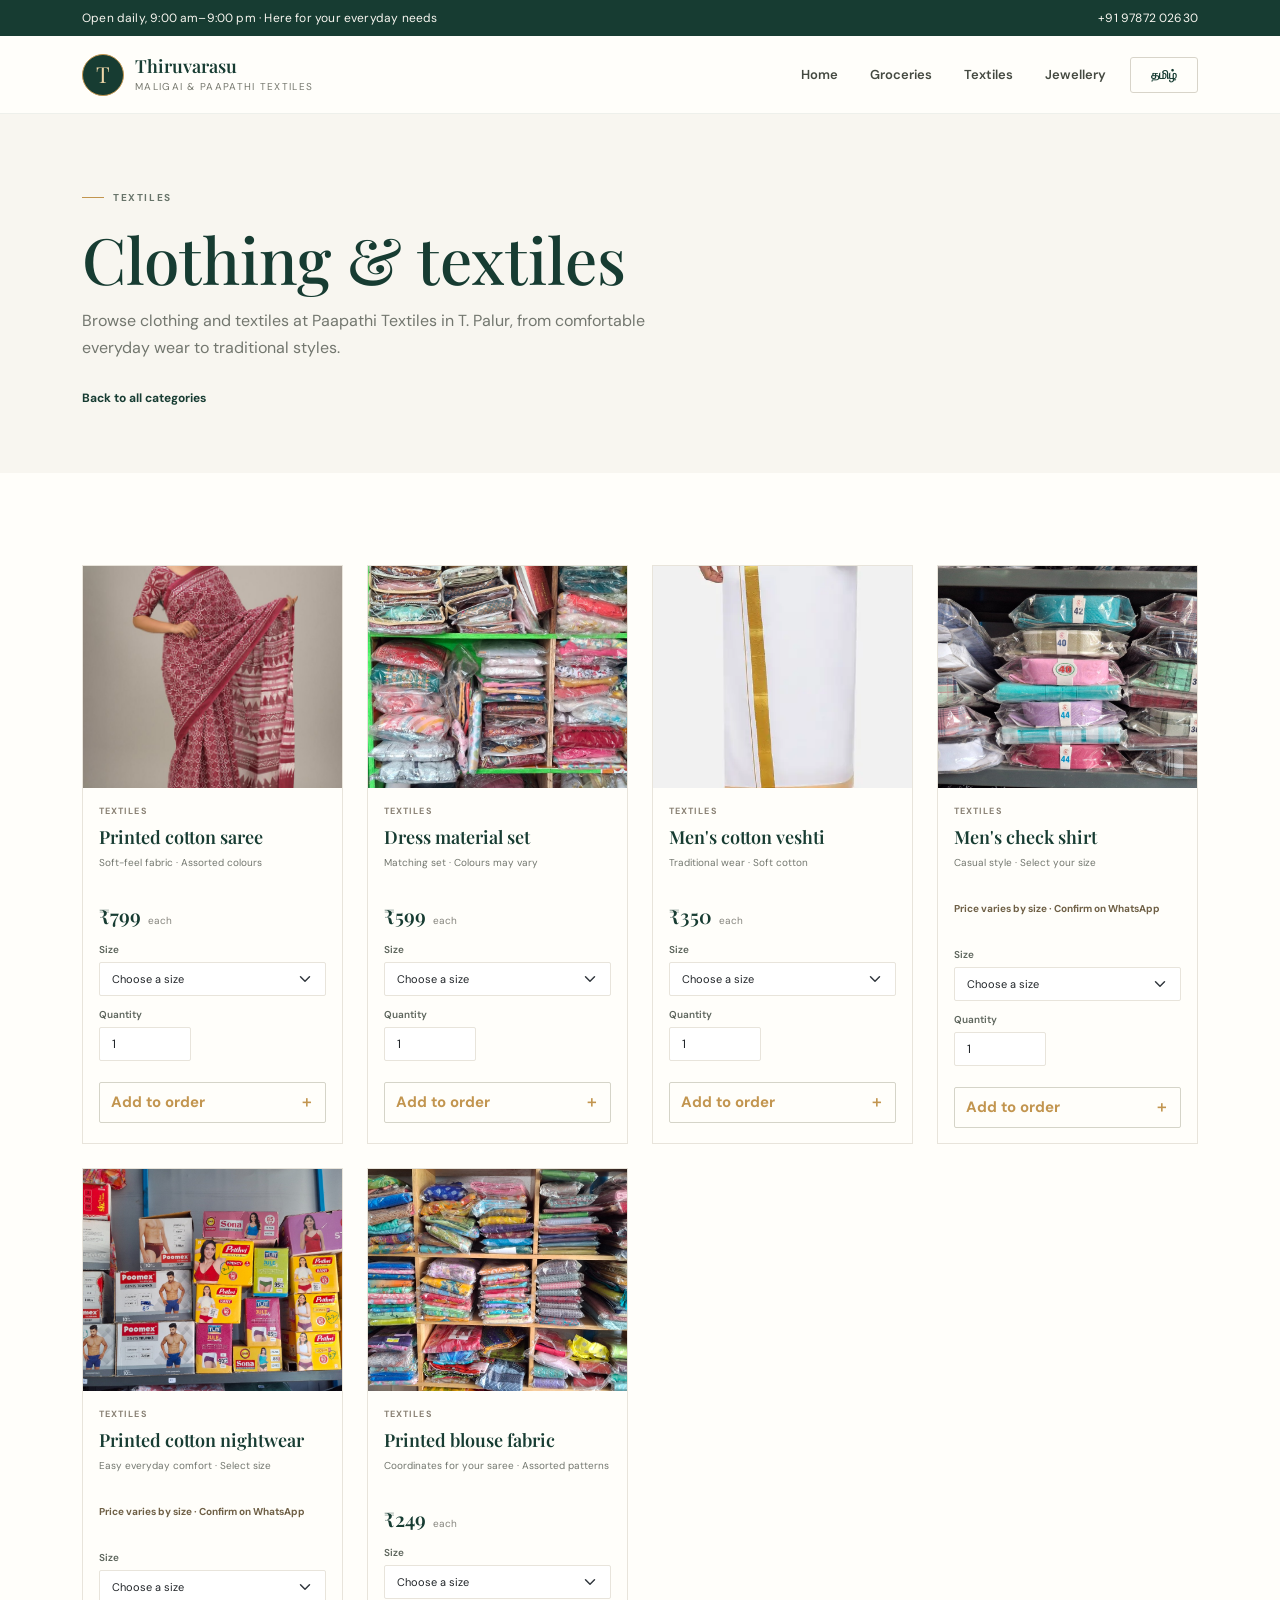
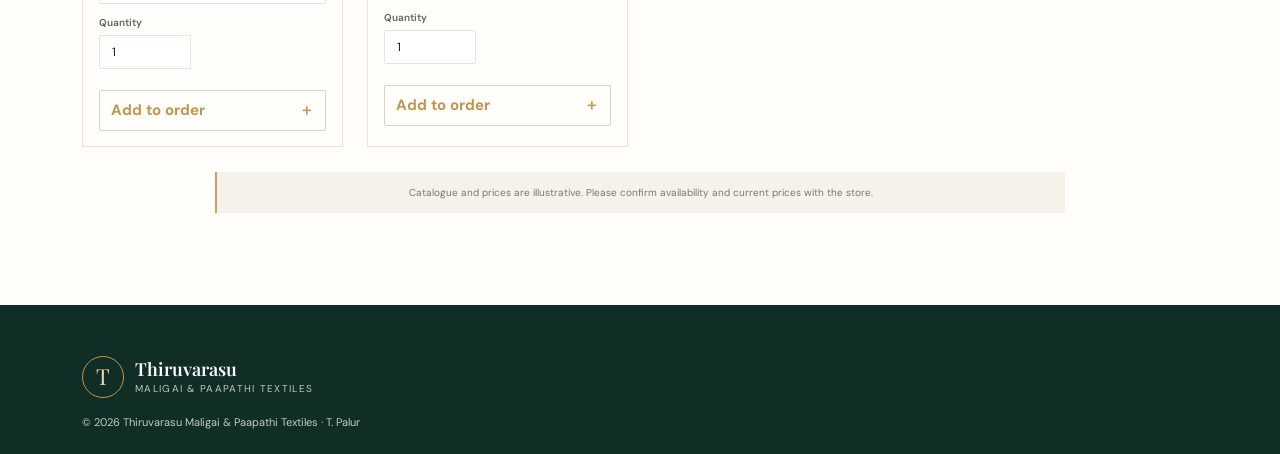
<file: textiles.html>
<!DOCTYPE html>
<html lang="en">
<head>
    <meta charset="UTF-8">
    <meta name="viewport" content="width=device-width, initial-scale=1">
    <meta name="description" content="Explore clothing and textiles at Paapathi Textiles in T. Palur, from everyday wear to traditional styles. Contact the store to confirm availability.">
    <meta name="theme-color" content="#173c32">
    <link rel="canonical" href="https://thiruvarasu-maligai-textails-tpalur.netlify.app/textiles.html">
    <meta property="og:type" content="website">
    <meta property="og:site_name" content="Thiruvarasu Maligai &amp; Paapathi Textiles">
    <meta property="og:title" content="Clothing &amp; Textiles in T. Palur | Paapathi Textiles">
    <meta property="og:description" content="Explore clothing and textiles at Paapathi Textiles in T. Palur, from everyday wear to traditional styles. Contact the store to confirm availability.">
    <meta property="og:url" content="https://thiruvarasu-maligai-textails-tpalur.netlify.app/textiles.html">
    <meta property="og:locale" content="en_IN">
    <title>Clothing &amp; Textiles in T. Palur | Paapathi Textiles</title>
    <link rel="preconnect" href="https://fonts.googleapis.com">
    <link rel="preconnect" href="https://fonts.gstatic.com" crossorigin>
    <link href="https://fonts.googleapis.com/css2?family=DM+Sans:wght@400;500;600;700&family=Playfair+Display:wght@500;600;700&display=swap" rel="stylesheet">
    <link href="https://cdn.jsdelivr.net/npm/bootstrap@5.3.8/dist/css/bootstrap.min.css" rel="stylesheet" integrity="sha384-sRIl4kxILFvY47J16cr9ZwB07vP4J8+LH7qKQnuqkuIAvNWLzeN8tE5YBujZqJLB" crossorigin="anonymous">
    <link rel="stylesheet" href="./css/desing.css">
</head>
<body class="category-page" data-category="textiles" data-image-folder="textiles">
    <div class="topbar"><div class="container d-flex justify-content-between gap-2">
        <span id="categoryTopbar">Open daily, 9:00 am–9:00 pm · Here for your everyday needs</span>
        <a class="topbar-phone" href="tel:+919787202630">+91 97872 02630</a>
    </div></div>
    <nav class="navbar navbar-expand-lg site-nav" aria-label="Main navigation">
        <div class="container">
            <a class="navbar-brand brand-lockup" href="./index.html" aria-label="Thiruvarasu Maligai home">
                <span class="brand-mark" aria-hidden="true">T</span>
                <span class="brand-copy"><strong>Thiruvarasu</strong><small>Maligai &amp; Paapathi Textiles</small></span>
            </a>
            <button class="navbar-toggler" id="categoryMenuToggle" type="button" data-bs-toggle="collapse" data-bs-target="#categoryNavigation" aria-controls="categoryNavigation" aria-expanded="false" aria-label="Toggle navigation">
                <span class="navbar-toggler-icon"></span>
            </button>
            <div class="collapse navbar-collapse" id="categoryNavigation">
                <ul class="navbar-nav ms-auto align-items-lg-center gap-lg-3">
                    <li class="nav-item"><a class="nav-link" id="categoryHomeLink" href="./index.html">Home</a></li>
                    <li class="nav-item"><a class="nav-link" data-category-nav="groceries" href="./groceries.html">Groceries</a></li>
                    <li class="nav-item"><a class="nav-link" data-category-nav="textiles" href="./textiles.html">Textiles</a></li>
                    <li class="nav-item"><a class="nav-link" data-category-nav="jewels" href="./jewels.html">Jewellery</a></li>
                    <li class="nav-item language-switch"><button class="language-button" id="languageToggle" type="button" lang="ta" aria-label="View in Tamil">தமிழ்</button></li>
                </ul>
            </div>
        </div>
    </nav>
    <main>
        <section class="category-hero">
            <div class="container">
                <p class="eyebrow"><span></span><span id="categoryEyebrow">Textiles</span></p>
                <h1 id="categoryTitle">Clothing &amp; textiles</h1>
                <p id="categoryIntro">Browse clothing and textiles at Paapathi Textiles in T. Palur, from comfortable everyday wear to traditional styles.</p>
                <a class="text-link" id="categoryBackLink" href="./index.html#categories">Back to all categories <span aria-hidden="true">→</span></a>
            </div>
        </section>
        <section class="section-padding catalog-section">
            <div class="container">
                <div class="product-grid" id="categoryProducts" aria-live="polite" aria-busy="true"></div>
                <p class="price-disclaimer" id="categoryDisclaimer">Catalogue and prices are illustrative. Please confirm availability and current prices with the store.</p>
            </div>
        </section>
    </main>
    <footer class="site-footer"><div class="container py-4">
        <a class="brand-lockup footer-brand" href="./index.html"><span class="brand-mark" aria-hidden="true">T</span><span class="brand-copy"><strong>Thiruvarasu</strong><small>Maligai &amp; Paapathi Textiles</small></span></a>
        <p class="footer-note mt-3">© <span id="currentYear"></span> Thiruvarasu Maligai &amp; Paapathi Textiles · T. Palur</p>
    </div></footer>
    <script src="https://cdn.jsdelivr.net/npm/bootstrap@5.3.8/dist/js/bootstrap.bundle.min.js" integrity="sha384-FKyoEForCGlyvwx9Hj09JcYn3nv7wiPVlz7YYwJrWVcXK/BmnVDxM+D2scQbITxI" crossorigin="anonymous"></script>
    <script src="./js/catalog-skeleton.js"></script>
    <script src="./js/category-page.js"></script>
    <script>document.querySelector("#currentYear").textContent = new Date().getFullYear();</script>
</body>
</html>
</file>
<file: css/desing.css>
:root {
    --forest: #173c32;
    --forest-deep: #102d26;
    --cream: #f8f6f0;
    --paper: #fffefa;
    --gold: #c2954f;
    --ink: #202720;
    --muted: #73776f;
    --line: #e8e4db;
    --serif: "Playfair Display", Georgia, serif;
    --sans: "DM Sans", Arial, sans-serif;
}

html {
    scroll-behavior: smooth;
    scroll-padding-top: 88px;
}

body {
    margin: 0;
    color: var(--ink);
    background: var(--paper);
    font-family: var(--sans);
    font-size: 15px;
    -webkit-font-smoothing: antialiased;
}

a {
    color: inherit;
}

.topbar {
    padding: 9px 0;
    color: #f8f6f0;
    background: var(--forest);
    font-size: 12px;
    letter-spacing: .015em;
}

.topbar-note,
.topbar-phone {
    display: inline-flex;
    align-items: center;
    gap: 8px;
}

.topbar-phone {
    color: #f8f6f0;
    text-decoration: none;
}

.topbar-phone:hover {
    color: #e3c38e;
}

.open-dot {
    width: 7px;
    height: 7px;
    border-radius: 50%;
    background: #b8d994;
    box-shadow: 0 0 0 3px rgb(184 217 148 / 16%);
}

.site-nav {
    position: sticky;
    z-index: 1000;
    top: 0;
    min-height: 78px;
    background: rgb(255 254 250 / 96%);
    border-bottom: 1px solid rgb(23 60 50 / 7%);
    backdrop-filter: blur(14px);
}

.brand-lockup {
    display: inline-flex;
    align-items: center;
    gap: 11px;
    margin: 0;
    color: var(--forest);
    text-decoration: none;
}

.brand-mark {
    display: inline-grid;
    width: 42px;
    height: 42px;
    place-items: center;
    color: #efd7a8;
    background: var(--forest);
    border: 1px solid var(--gold);
    border-radius: 50%;
    font-family: var(--serif);
    font-size: 22px;
}

.brand-copy {
    display: grid;
    line-height: 1.2;
}

.brand-copy strong {
    font-family: var(--serif);
    font-size: 18px;
    font-weight: 600;
}

.brand-copy small {
    margin-top: 3px;
    color: #77796f;
    font-size: 10px;
    letter-spacing: .13em;
    text-transform: uppercase;
}

.site-nav .nav-link {
    padding: 10px 0;
    color: #444940;
    font-size: 13px;
    font-weight: 600;
    transition: color .2s ease;
}

.site-nav .nav-link:hover,
.site-nav .nav-link:focus {
    color: var(--gold);
}

.btn-nav {
    padding: 11px 18px;
    color: white;
    background: var(--forest);
    border: 1px solid var(--forest);
    border-radius: 3px;
    font-size: 12px;
    font-weight: 600;
}

.btn-nav:hover {
    color: white;
    background: var(--forest-deep);
}

.hero-section {
    position: relative;
    overflow: hidden;
    padding: 70px 0 76px;
    background: var(--cream);
}

.hero-copy {
    position: relative;
    z-index: 1;
}

.eyebrow {
    display: flex;
    align-items: center;
    gap: 9px;
    margin-bottom: 18px;
    color: #68746a;
    font-size: 10px;
    font-weight: 700;
    letter-spacing: .16em;
    text-transform: uppercase;
}

.eyebrow > span:empty {
    display: inline-block;
    flex: 0 0 22px;
    width: 22px;
    height: 1px;
    background: var(--gold);
}

h1,
h2,
h3,
p {
    margin-top: 0;
}

.hero-copy h1,
.section-heading h2,
.about-copy h2,
.gallery-heading h2,
.visit-copy h2 {
    color: var(--forest-deep);
    font-family: var(--serif);
    font-weight: 500;
    letter-spacing: -.035em;
}

.hero-copy h1 {
    margin-bottom: 20px;
    font-size: clamp(43px, 5.4vw, 70px);
    line-height: 1.08;
}

.hero-copy h1 em,
.section-heading h2 em,
.about-copy h2 em,
.gallery-heading h2 em,
.visit-copy h2 em {
    color: var(--gold);
    font-weight: 500;
}

.hero-description {
    max-width: 445px;
    margin-bottom: 27px;
    color: #676d65;
    font-size: 15px;
    line-height: 1.85;
}

.btn-primary-custom,
.btn-outline-custom {
    display: inline-flex;
    min-height: 48px;
    align-items: center;
    justify-content: center;
    gap: 15px;
    padding: 12px 19px;
    border-radius: 3px;
    font-size: 12px;
    font-weight: 600;
    text-decoration: none;
    transition: background .2s ease, color .2s ease, border-color .2s ease;
}

.btn-primary-custom {
    color: white;
    background: var(--forest);
    border: 1px solid var(--forest);
}

.btn-primary-custom:hover {
    color: white;
    background: var(--forest-deep);
    border-color: var(--forest-deep);
}

.btn-outline-custom {
    color: var(--forest);
    background: transparent;
    border: 1px solid #c8cbc2;
}

.btn-outline-custom:hover {
    color: white;
    background: var(--forest);
    border-color: var(--forest);
}

.hero-hours {
    display: flex;
    align-items: center;
    gap: 12px;
    margin-top: 33px;
}

.hours-icon {
    display: grid;
    width: 39px;
    height: 39px;
    place-items: center;
    color: var(--forest);
    border: 1px solid #d8d4c9;
    border-radius: 50%;
    font-family: var(--serif);
    font-size: 14px;
}

.hero-hours strong,
.hero-hours small {
    display: block;
}

.hero-hours strong {
    color: #354139;
    font-size: 12px;
}

.hero-hours small {
    margin-top: 3px;
    color: var(--muted);
    font-size: 11px;
}

.hero-image-wrap {
    position: relative;
    padding: 0 23px 23px 0;
}

.hero-image-wrap::before {
    position: absolute;
    z-index: 0;
    right: 0;
    bottom: 0;
    width: 72%;
    height: 70%;
    border: 1px solid #c7a568;
    content: "";
}

.hero-image {
    position: relative;
    z-index: 1;
    display: block;
    width: 100%;
    height: clamp(330px, 39vw, 475px);
    object-fit: cover;
    object-position: center 53%;
}

.hero-image-caption {
    position: absolute;
    z-index: 2;
    right: 0;
    bottom: 0;
    display: flex;
    min-width: 240px;
    align-items: center;
    gap: 12px;
    padding: 15px 20px;
    background: var(--paper);
    box-shadow: 0 8px 28px rgb(22 38 30 / 10%);
}

.caption-pin {
    color: var(--gold);
    font-size: 25px;
    line-height: 1;
}

.hero-image-caption strong,
.hero-image-caption small {
    display: block;
}

.hero-image-caption strong {
    color: var(--forest);
    font-size: 11px;
}

.hero-image-caption small {
    margin-top: 4px;
    color: var(--muted);
    font-size: 10px;
}

.hero-stamp {
    position: absolute;
    z-index: 2;
    top: 20px;
    left: -28px;
    display: grid;
    width: 83px;
    height: 83px;
    align-content: center;
    justify-items: center;
    color: #f5e5c4;
    background: var(--forest);
    border: 1px solid #d8bd8d;
    border-radius: 50%;
    box-shadow: 0 4px 14px rgb(16 45 38 / 18%);
}

.hero-stamp span {
    font-size: 10px;
}

.hero-stamp strong {
    margin: 1px 0;
    font-family: var(--serif);
    font-size: 11px;
    line-height: 1.2;
    text-align: center;
}

.hero-stamp i {
    color: #d6b674;
    font-size: 10px;
    font-style: normal;
}

.benefits-strip {
    padding: 20px 0;
    background: var(--paper);
    border-bottom: 1px solid var(--line);
}

.benefit-item {
    display: flex;
    min-height: 42px;
    align-items: center;
    justify-content: center;
    gap: 10px;
    color: #3e493f;
    font-size: 12px;
    font-weight: 600;
}

.benefit-icon {
    color: var(--gold);
    font-family: var(--serif);
    font-size: 20px;
}

.section-padding {
    padding: 92px 0;
}

.section-heading {
    max-width: 700px;
    margin: 0 auto 42px;
}

.section-heading .eyebrow {
    justify-content: center;
}

.section-heading h2,
.about-copy h2,
.gallery-heading h2,
.visit-copy h2 {
    margin-bottom: 14px;
    font-size: clamp(34px, 4vw, 48px);
    line-height: 1.17;
}

.section-heading > p:last-child {
    margin-bottom: 0;
    color: var(--muted);
    font-size: 13px;
    line-height: 1.7;
}

.collections-section {
    background: var(--paper);
}

.collection-card {
    height: 100%;
}

.collection-image-link {
    position: relative;
    display: block;
    overflow: hidden;
    aspect-ratio: 4 / 4.25;
    background: #eeeae1;
}

.collection-image-link img {
    width: 100%;
    height: 100%;
    object-fit: cover;
    transition: transform .55s cubic-bezier(.2, .7, .2, 1);
}

.collection-image-link:hover img {
    transform: scale(1.045);
}

.collection-number {
    position: absolute;
    right: 12px;
    bottom: 12px;
    display: grid;
    width: 34px;
    height: 34px;
    place-items: center;
    color: var(--forest);
    background: var(--paper);
    border-radius: 50%;
    font-family: var(--serif);
    font-size: 12px;
}

.collection-copy {
    padding: 17px 2px 0;
}

.collection-copy h3 {
    margin-bottom: 6px;
    color: var(--forest);
    font-family: var(--serif);
    font-size: 19px;
    font-weight: 600;
}

.collection-copy p {
    margin-bottom: 0;
    color: var(--muted);
    font-size: 11px;
    line-height: 1.6;
}

.about-section {
    overflow: hidden;
    background: var(--cream);
}

.about-image-grid {
    position: relative;
    min-height: 450px;
    padding: 0 61px 53px 0;
}

.about-image-main {
    width: 100%;
    height: 405px;
    object-fit: cover;
}

.about-image-detail {
    position: absolute;
    right: 0;
    bottom: 0;
    width: 42%;
    height: 204px;
    object-fit: cover;
    border: 8px solid var(--cream);
}

.about-image-note {
    position: absolute;
    right: 25px;
    top: 22px;
    display: grid;
    width: 120px;
    height: 120px;
    align-content: center;
    justify-items: center;
    color: var(--forest);
    background: #f8f6f0;
    border: 1px solid #d5c39e;
    border-radius: 50%;
    text-align: center;
}

.about-image-note span {
    margin-bottom: 5px;
    color: var(--gold);
    font-size: 13px;
}

.about-image-note strong {
    font-family: var(--serif);
    font-size: 12px;
    font-weight: 600;
    line-height: 1.35;
}

.about-copy {
    padding-left: clamp(10px, 4vw, 55px);
}

.about-copy h2 {
    margin-bottom: 20px;
}

.about-copy > p:not(.eyebrow) {
    max-width: 490px;
    color: #6d716a;
    font-size: 13px;
    line-height: 1.85;
}

.about-copy .about-lead {
    color: #3c473e !important;
    font-size: 15px !important;
}

.text-link {
    display: inline-flex;
    align-items: center;
    gap: 12px;
    margin-top: 10px;
    color: var(--forest);
    font-size: 12px;
    font-weight: 700;
    text-decoration: none;
}

.text-link span {
    color: var(--gold);
    transition: transform .2s ease;
}

.text-link:hover {
    color: var(--gold);
}

.text-link:hover span {
    transform: translateX(4px);
}

.gallery-section {
    background: var(--paper);
}

.gallery-heading {
    margin-bottom: 29px;
}

.gallery-heading .eyebrow {
    margin-bottom: 13px;
}

.gallery-heading h2 {
    margin-bottom: 0;
}

.gallery-heading .text-link {
    margin-bottom: 5px;
}

.gallery-grid img {
    display: block;
    width: 100%;
    height: 250px;
    object-fit: cover;
}

.gallery-grid .col-lg-3 img {
    object-position: center 40%;
}

.visit-section {
    background: var(--cream);
}

.visit-copy {
    height: 100%;
    padding: 15px 18px 15px 0;
}

.visit-copy h2 {
    margin-bottom: 14px;
}

.visit-copy > p:not(.eyebrow) {
    max-width: 405px;
    margin-bottom: 24px;
    color: #6d716a;
    font-size: 13px;
    line-height: 1.8;
}

.visit-detail {
    display: flex;
    gap: 13px;
    margin: 0 0 16px;
}

.detail-icon {
    display: grid;
    width: 35px;
    height: 35px;
    flex: 0 0 35px;
    place-items: center;
    color: var(--gold);
    background: #efede5;
    border-radius: 50%;
    font-size: 16px;
}

.visit-detail strong {
    color: var(--forest);
    font-size: 12px;
}

.visit-detail p {
    margin: 4px 0 0;
    color: #6d716a;
    font-size: 11px;
    line-height: 1.65;
}

.visit-detail a {
    text-decoration: none;
}

.visit-detail a:hover {
    color: var(--gold);
}

.directions-button {
    margin-top: 5px;
}

.map-frame {
    position: relative;
    overflow: hidden;
    min-height: 490px;
    height: 100%;
    background: #e9e5dc;
}

.map-frame iframe {
    position: absolute;
    inset: 0;
    width: 100%;
    height: 100%;
    border: 0;
}

.map-label {
    position: absolute;
    right: 16px;
    bottom: 16px;
    display: flex;
    align-items: center;
    gap: 11px;
    padding: 12px 16px;
    background: var(--paper);
    box-shadow: 0 4px 18px rgb(24 35 28 / 12%);
}

.map-label-pin {
    color: var(--gold);
    font-size: 22px;
}

.map-label strong,
.map-label small {
    display: block;
}

.map-label strong {
    color: var(--forest);
    font-size: 11px;
}

.map-label small {
    margin-top: 3px;
    color: var(--muted);
    font-size: 10px;
}

.site-footer {
    padding: 27px 0 0;
    color: #e9e7de;
    background: var(--forest-deep);
}

.footer-brand {
    color: white;
}

.footer-brand .brand-mark {
    color: #f0d8ab;
    background: transparent;
}

.footer-brand .brand-copy small {
    color: #bfc7bd;
}

.footer-note {
    margin: 0;
    color: #c4ccc4;
    font-size: 11px;
}

.footer-top-link {
    color: #e9e7de;
    font-size: 11px;
    text-decoration: none;
}

.footer-top-link:hover {
    color: #e1c28f;
}

.footer-links {
    display: flex;
    align-items: center;
    gap: 21px;
}

.footer-social {
    display: inline-flex;
    align-items: center;
    gap: 7px;
    color: #e9e7de;
    font-size: 11px;
    text-decoration: none;
}

.footer-social svg {
    display: block;
    width: 22px;
    height: 22px;
}

.footer-social:hover {
    color: #e1c28f;
}

.footer-bottom {
    margin-top: 22px;
    padding: 15px 0;
    color: #aab6ac;
    border-top: 1px solid rgb(255 255 255 / 12%);
    font-size: 10px;
    text-align: center;
}

.footer-credit {
    padding: 0 0 12px;
    color: #aab6ac;
    font-size: 10px;
    text-align: left;
}

.footer-credit a {
    color: #e1c28f;
    text-decoration: none;
}

.footer-credit a:hover {
    text-decoration: underline;
}

.component-load-error {
    margin: 16px auto;
    padding: 12px 16px;
    color: #842029;
    background: #f8d7da;
    text-align: center;
}

.language-switch {
    display: flex;
    justify-content: center;
}

.language-button {
    min-width: 68px;
    min-height: 36px;
    padding: 7px 11px;
    color: var(--forest);
    background: transparent;
    border: 1px solid #d8d4c9;
    border-radius: 3px;
    font-family: inherit;
    font-size: 12px;
    font-weight: 700;
    transition: color .2s ease, background .2s ease, border-color .2s ease;
}

.language-button:hover,
.language-button:focus-visible {
    color: white;
    background: var(--forest);
    border-color: var(--forest);
}

.hero-service-pills {
    display: flex;
    flex-wrap: wrap;
    gap: 8px;
    margin: 0 0 24px;
}

.hero-service-pills a {
    padding: 7px 10px;
    color: #4c594f;
    background: rgb(255 255 255 / 57%);
    border: 1px solid #e3ded1;
    border-radius: 20px;
    font-size: 10px;
    font-weight: 600;
    text-decoration: none;
}

.hero-service-pills a:hover {
    color: var(--forest);
    background: white;
    border-color: var(--gold);
}

.catalog-section {
    background: var(--paper);
    scroll-margin-top: 76px;
}

.clothing-section {
    background: var(--cream);
}

.jewellery-section {
    background: var(--paper);
}

.product-grid {
    display: grid;
    grid-template-columns: repeat(4, minmax(0, 1fr));
    gap: 24px;
}

.product-card {
    overflow: hidden;
    background: var(--paper);
    border: 1px solid var(--line);
    transition: transform .25s ease, box-shadow .25s ease;
}

.product-card:hover {
    transform: translateY(-3px);
    box-shadow: 0 13px 30px rgb(26 43 34 / 9%);
}

.product-image-wrap {
    position: relative;
    overflow: hidden;
    aspect-ratio: 1 / .86;
    background: #ece9df;
}

.product-image {
    width: 100%;
    height: 100%;
    object-fit: cover;
    transition: transform .5s cubic-bezier(.2, .7, .2, 1);
}

.product-card:hover .product-image {
    transform: scale(1.04);
}

.product-card-body {
    display: flex;
    min-height: 246px;
    flex-direction: column;
    padding: 17px 16px 15px;
}

.product-category {
    margin-bottom: 7px;
    color: #898174;
    font-size: 9px;
    font-weight: 700;
    letter-spacing: .12em;
    text-transform: uppercase;
}

.product-title {
    margin-bottom: 6px;
    color: var(--forest);
    font-family: var(--serif);
    font-size: 18px;
    font-weight: 600;
    line-height: 1.3;
}

.product-detail {
    min-height: 34px;
    margin-bottom: 12px;
    color: var(--muted);
    font-size: 10px;
    line-height: 1.6;
}

.product-price-row {
    display: flex;
    align-items: baseline;
    gap: 7px;
    margin-bottom: 11px;
}

.product-price-row strong {
    color: var(--forest);
    font-family: var(--serif);
    font-size: 20px;
    font-weight: 600;
}

.product-price-row > span {
    color: #85847d;
    font-size: 10px;
}

.product-price-row .product-variable-price,
.product-line-total {
    color: #6f6046;
    font-size: 11px;
    font-weight: 700;
}

.product-size {
    display: grid;
    gap: 5px;
    margin-bottom: 11px;
    color: #5d655c;
    font-size: 10px;
    font-weight: 600;
}

.product-size .form-select {
    min-height: 34px;
    padding-top: 5px;
    padding-bottom: 5px;
    border-color: var(--line);
    border-radius: 2px;
    font-size: 11px;
}

.product-controls {
    display: flex;
    min-height: 48px;
    align-items: center;
    justify-content: space-between;
    gap: 8px;
    margin-top: auto;
}

.quantity-control {
    display: grid;
    gap: 4px;
    color: #586158;
    font-size: 9px;
    font-weight: 600;
}

.quantity-input-group {
    display: inline-flex;
    width: max-content;
    height: 31px;
    align-items: center;
    border: 1px solid var(--line);
    background: var(--paper);
}

.quantity-step {
    display: grid;
    width: 28px;
    height: 29px;
    place-items: center;
    color: var(--forest);
    background: transparent;
    border: 0;
    font-size: 17px;
    line-height: 1;
    cursor: pointer;
}

.quantity-step:hover {
    color: white;
    background: var(--forest);
}

.quantity-input {
    width: 36px;
    height: 27px;
    padding: 0;
    color: var(--forest);
    background: transparent;
    border: 0;
    border-right: 1px solid var(--line);
    border-left: 1px solid var(--line);
    border-radius: 0;
    font-size: 12px;
    font-weight: 600;
    text-align: center;
}

.quantity-input:focus {
    outline: 2px solid rgb(194 149 79 / 45%);
    outline-offset: 1px;
}

.quantity-input::-webkit-inner-spin-button,
.quantity-input::-webkit-outer-spin-button {
    margin: 0;
    appearance: none;
}

.quantity-input[type="number"] {
    appearance: textfield;
}

.product-line-total {
    color: var(--forest);
    font-size: 12px;
    font-weight: 700;
}

.product-add-button {
    display: flex;
    min-height: 38px;
    align-items: center;
    justify-content: space-between;
    gap: 8px;
    margin-top: 9px;
    padding: 8px 11px;
    color: var(--forest);
    background: transparent;
    border: 1px solid #d5d4c8;
    border-radius: 2px;
    font-size: 11px;
    font-weight: 700;
}

.product-add-button > span {
    color: var(--gold);
    font-size: 15px;
}

.product-add-button:hover {
    color: white;
    background: var(--forest);
    border-color: var(--forest);
}

.product-add-button:hover > span {
    color: #efd7a8;
}

.price-disclaimer {
    max-width: 850px;
    margin: 25px auto 0;
    padding: 12px 16px;
    color: #77776e;
    background: #f5f2ea;
    border-left: 2px solid #c6a066;
    font-size: 10px;
    line-height: 1.7;
    text-align: center;
}

.offers-section {
    padding: 70px 0;
    background: var(--forest-deep);
}

.offer-card {
    position: relative;
    display: grid;
    overflow: hidden;
    grid-template-columns: minmax(0, 1fr) auto;
    align-items: center;
    gap: 38px;
    padding: 39px 49px;
    color: var(--forest-deep);
    background: #f8f6f0;
    border: 1px solid rgb(219 189 134 / 70%);
    animation: offer-glow 2.8s ease-in-out infinite;
}

@keyframes offer-glow {
    0%, 100% {
        border-color: rgb(219 189 134 / 70%);
        box-shadow: 0 0 8px rgb(218 175 91 / 12%);
    }
    50% {
        border-color: #e4bd6e;
        box-shadow: 0 0 26px rgb(218 175 91 / 45%);
    }
}

.offer-card .eyebrow {
    margin-bottom: 12px;
}

.offer-card h2 {
    margin-bottom: 13px;
    color: var(--forest);
    font-family: var(--serif);
    font-size: clamp(29px, 3.6vw, 42px);
    font-weight: 500;
    letter-spacing: -.035em;
}

.offer-card h2 em {
    color: var(--gold);
}

.offer-card > div > p:not(.eyebrow) {
    max-width: 560px;
    margin-bottom: 7px;
    color: #515c51;
    font-size: 13px;
    line-height: 1.7;
}

.offer-card .offer-fineprint {
    color: #77776e !important;
    font-size: 10px !important;
}

.offer-card .offer-date {
    margin-top: 8px;
    color: var(--forest);
    font-size: 11px;
    font-weight: 700;
}

.offer-badge {
    display: grid;
    width: 134px;
    height: 134px;
    align-content: center;
    justify-items: center;
    color: #f4e3c0;
    background: var(--forest);
    border: 1px solid #c4a167;
    border-radius: 50%;
    box-shadow: 0 0 20px rgb(194 149 79 / 36%);
}

.offer-badge[hidden] {
    display: none;
}

.offer-badge strong {
    font-family: var(--serif);
    font-size: 38px;
    font-weight: 500;
    line-height: 1;
}

.offer-badge span {
    margin-top: 8px;
    font-size: 8px;
    font-weight: 700;
    letter-spacing: .12em;
}

.offer-decoration {
    position: absolute;
    right: 186px;
    bottom: -108px;
    color: rgb(194 149 79 / 8%);
    font-size: 210px;
    pointer-events: none;
}

.order-bar {
    position: fixed;
    z-index: 1040;
    right: max(18px, calc((100vw - 1200px) / 2));
    bottom: 18px;
    left: max(18px, calc((100vw - 1200px) / 2));
    display: flex;
    min-height: 66px;
    align-items: center;
    justify-content: space-between;
    gap: 12px;
    padding: 9px 12px 9px 18px;
    background: var(--paper);
    border: 1px solid var(--line);
    box-shadow: 0 8px 28px rgb(16 45 38 / 17%);
}

.order-bar[hidden] {
    display: none;
}

.order-cart-button {
    display: flex;
    align-items: center;
    gap: 10px;
    padding: 0;
    color: var(--forest);
    background: transparent;
    border: 0;
    text-align: left;
}

.order-cart-icon {
    color: var(--gold);
    font-size: 23px;
}

.order-cart-button strong,
.order-cart-button small {
    display: block;
}

.order-cart-button strong {
    font-size: 12px;
}

.order-cart-button small {
    margin-top: 3px;
    color: var(--muted);
    font-size: 11px;
}

.btn-whatsapp {
    display: inline-flex;
    min-height: 43px;
    align-items: center;
    justify-content: center;
    gap: 9px;
    padding: 10px 16px;
    color: white;
    background: #168b54;
    border: 1px solid #168b54;
    border-radius: 3px;
    font-size: 11px;
    font-weight: 700;
}

.btn-whatsapp:hover,
.btn-whatsapp:focus {
    color: white;
    background: #116f43;
    border-color: #116f43;
}

.btn-whatsapp > span:first-child {
    font-size: 16px;
}

.order-drawer {
    --bs-offcanvas-width: min(480px, 100vw);
    background: var(--paper);
}

.order-drawer .offcanvas-header {
    align-items: flex-start;
    padding: 25px 24px 18px;
    border-bottom: 1px solid var(--line);
}

.order-drawer .offcanvas-title {
    color: var(--forest);
    font-family: var(--serif);
    font-size: 30px;
}

.order-drawer .offcanvas-body {
    padding: 21px 24px 30px;
}

.cart-item {
    display: flex;
    align-items: center;
    justify-content: space-between;
    gap: 14px;
    padding: 16px 0;
    border-bottom: 1px solid var(--line);
}

.cart-item-main {
    display: grid;
    gap: 4px;
    min-width: 0;
    color: #676d65;
    font-size: 11px;
}

.cart-item-main > strong {
    color: var(--forest);
    font-family: var(--serif);
    font-size: 15px;
}

.cart-item-main b {
    color: var(--forest);
}

.cart-item-variant {
    color: #898174;
    font-size: 10px;
}

.cart-item-actions {
    display: flex;
    flex: 0 0 auto;
    align-items: center;
    gap: 9px;
}

.quantity-input-group-small {
    height: 29px;
}

.quantity-input-group-small .quantity-step {
    width: 25px;
    height: 27px;
}

.cart-quantity {
    min-width: 25px;
    color: var(--forest);
    font-size: 11px;
    text-align: center;
}

.remove-cart-item {
    width: 26px;
    height: 29px;
    color: #836d61;
    background: transparent;
    border: 0;
    font-size: 20px;
    line-height: 1;
}

.remove-cart-item:hover {
    color: #b33628;
}

.empty-order {
    margin: 25px 0;
    color: var(--muted);
    font-size: 13px;
    line-height: 1.8;
}

.order-totals {
    margin-top: 20px;
}

.order-totals > div {
    display: flex;
    justify-content: space-between;
    gap: 12px;
    margin: 10px 0;
    color: #60675f;
    font-size: 12px;
}

.order-totals > .order-grand-total {
    margin-top: 14px;
    padding-top: 13px;
    color: var(--forest);
    border-top: 1px solid var(--line);
    font-size: 15px;
}

.order-price-note {
    margin: 15px 0;
    color: #77776e;
    font-size: 10px;
    line-height: 1.7;
}

.customer-details-form {
    margin-top: 23px;
    padding-top: 20px;
    border-top: 1px solid var(--line);
}

.customer-details-form > h3 {
    margin-bottom: 6px;
    color: var(--forest);
    font-family: var(--serif);
    font-size: 21px;
    font-weight: 600;
}

.customer-details-note {
    margin-bottom: 16px;
    color: var(--muted);
    font-size: 10px;
    line-height: 1.6;
}

.customer-fields-grid {
    display: grid;
    grid-template-columns: repeat(2, minmax(0, 1fr));
    gap: 13px 12px;
}

.customer-field {
    display: grid;
    min-width: 0;
    gap: 5px;
}

.customer-field-wide {
    grid-column: 1 / -1;
}

.customer-field label {
    color: #465248;
    font-size: 10px;
    font-weight: 700;
}

.customer-field .form-control {
    min-height: 39px;
    padding: 8px 10px;
    color: var(--ink);
    background: #fff;
    border-color: #dfddd4;
    border-radius: 2px;
    font-family: var(--sans);
    font-size: 12px;
}

.customer-field .form-control:focus {
    border-color: #9daa99;
    box-shadow: 0 0 0 .15rem rgb(23 60 50 / 10%);
}

.customer-field small {
    color: var(--muted);
    font-size: 9px;
}

.customer-form-error {
    margin: 14px 0;
    color: #a32921;
    font-size: 11px;
    line-height: 1.6;
}

.btn-whatsapp:disabled,
.btn-whatsapp:disabled:hover {
    color: #656d66;
    background: #e4e5e0;
    border-color: #e4e5e0;
    cursor: not-allowed;
}

.btn-whatsapp-full {
    width: 100%;
    min-height: 48px;
    font-size: 12px;
}

.order-toast {
    color: var(--paper);
    background: var(--forest);
}

.order-toast .btn-close {
    filter: invert(1);
}

.toast-container {
    bottom: 90px !important;
    z-index: 1060;
}

@media (max-width: 1199.98px) {
    .site-nav {
        min-height: 70px;
    }

    .site-nav .navbar-collapse {
        padding: 9px 0 18px;
    }

    .site-nav .nav-link {
        padding: 10px 0;
    }

    .site-nav .btn-nav {
        margin-top: 5px;
    }

    .site-nav .language-switch {
        justify-content: flex-start;
        padding-top: 10px;
    }
}

@media (max-width: 991.98px) {
    .hero-section {
        padding: 57px 0 64px;
    }

    .hero-copy {
        max-width: 690px;
    }

    .hero-image-wrap {
        margin-left: 26px;
    }

    .about-image-grid {
        min-height: 390px;
    }

    .about-image-main {
        height: 350px;
    }

    .about-image-detail {
        height: 170px;
    }

    .about-copy {
        padding-left: 12px;
    }

    .map-frame {
        min-height: 410px;
    }

    .product-grid {
        grid-template-columns: repeat(2, minmax(0, 1fr));
        gap: 18px;
    }

    .offer-card {
        gap: 24px;
        padding: 32px;
    }
}

@media (max-width: 575.98px) {
    html {
        scroll-padding-top: 72px;
    }

    .topbar {
        padding: 8px 0;
        font-size: 10px;
    }

    .topbar .container {
        justify-content: center !important;
    }

    .topbar-phone {
        display: none;
    }

    .brand-mark {
        width: 38px;
        height: 38px;
    }

    .brand-copy strong {
        font-size: 16px;
    }

    .hero-section {
        padding: 47px 0 50px;
    }

    .hero-copy h1 {
        font-size: clamp(42px, 12vw, 58px);
    }

    html[lang="ta"] .hero-copy h1 {
        font-size: clamp(34px, 11vw, 44px);
    }

    .hero-description {
        font-size: 14px;
    }

    .hero-image-wrap {
        margin-left: 13px;
        padding: 0 13px 15px 0;
    }

    .hero-image {
        height: 290px;
    }

    .hero-image-caption {
        right: 0;
        min-width: 215px;
        padding: 11px 13px;
    }

    .hero-stamp {
        top: 13px;
        left: -16px;
        width: 70px;
        height: 70px;
    }

    .benefits-strip {
        padding: 10px 0;
    }

    .benefit-item {
        min-height: 45px;
        justify-content: flex-start;
        gap: 7px;
        padding-left: 7px;
        font-size: 10px;
    }

    .benefit-icon {
        font-size: 17px;
    }

    .section-padding {
        padding: 66px 0;
    }

    .product-grid {
        gap: 12px;
    }

    .product-card-body {
        min-height: 255px;
        padding: 13px 10px 11px;
    }

    .product-title {
        font-size: 16px;
    }

    .product-detail {
        font-size: 9px;
    }

    .product-price-row strong {
        font-size: 17px;
    }

    .product-controls {
        gap: 4px;
    }

    .product-line-total {
        font-size: 10px;
    }

    .quantity-step {
        width: 25px;
    }

    .product-add-button {
        padding: 8px;
        font-size: 10px;
    }

    .offer-card {
        grid-template-columns: 1fr;
        gap: 18px;
        padding: 25px 21px;
    }

    .offer-badge {
        width: 95px;
        height: 95px;
    }

    .offer-badge strong {
        font-size: 29px;
    }

    .offer-badge span {
        font-size: 7px;
    }

    .order-bar {
        right: 10px;
        bottom: 10px;
        left: 10px;
        min-height: 58px;
        padding: 7px 8px 7px 12px;
    }

    .toast-container {
        bottom: 72px !important;
    }

    .btn-whatsapp {
        min-height: 40px;
        padding: 9px 10px;
        font-size: 10px;
    }

    .order-drawer .offcanvas-header {
        padding: 22px 17px 15px;
    }

    .order-drawer .offcanvas-body {
        padding-right: 17px;
        padding-left: 17px;
    }

    .customer-fields-grid {
        gap: 11px 9px;
    }

    .section-heading {
        margin-bottom: 30px;
    }

    .section-heading h2,
    .about-copy h2,
    .gallery-heading h2,
    .visit-copy h2 {
        font-size: 36px;
    }

    html[lang="ta"] .section-heading h2,
    html[lang="ta"] .about-copy h2,
    html[lang="ta"] .gallery-heading h2,
    html[lang="ta"] .visit-copy h2 {
        font-size: clamp(25px, 8.2vw, 32px);
    }

    .collection-image-link {
        aspect-ratio: 1 / 1.08;
    }

    .collection-copy h3 {
        font-size: 17px;
    }

    .collection-copy p {
        font-size: 10px;
    }

    .about-image-grid {
        min-height: 310px;
        padding: 0 40px 39px 0;
    }

    .about-image-main {
        height: 285px;
    }

    .about-image-detail {
        width: 43%;
        height: 140px;
        border-width: 6px;
    }

    .about-image-note {
        top: 12px;
        right: 8px;
        width: 98px;
        height: 98px;
    }

    .about-image-note strong {
        font-size: 10px;
    }

    .about-copy {
        padding: 0 8px;
    }

    .gallery-heading {
        align-items: flex-start !important;
    }

    .gallery-grid img {
        height: 185px;
    }

    .gallery-grid .col-12 img {
        height: 210px;
    }

    .visit-copy {
        padding: 0 8px 8px;
    }

    .map-frame {
        min-height: 350px;
    }

    .site-footer .container:first-child {
        align-items: flex-start !important;
    }

    .footer-note {
        padding-left: 2px;
    }

    .footer-top-link {
        padding-left: 2px;
    }
}

@media (prefers-reduced-motion: reduce) {
    *,
    *::before,
    *::after {
        scroll-behavior: auto !important;
        transition-duration: .01ms !important;
    }

    .offer-card {
        animation: none;
    }
}

.category-hero {
    padding: 76px 0 64px;
    background: var(--cream);
}

.category-hero h1 {
    max-width: 780px;
    margin: 12px 0;
    color: var(--forest);
    font-family: var(--serif);
    font-size: clamp(38px, 6vw, 64px);
    line-height: 1.12;
}

.category-hero > .container > p:not(.eyebrow) {
    max-width: 620px;
    margin-bottom: 18px;
    color: var(--muted);
    font-size: 16px;
    line-height: 1.7;
}

.category-page-link {
    display: inline-flex;
    margin-top: 14px;
}

.catalog-explore-link {
    display: inline-flex;
    align-items: center;
    gap: 8px;
    margin-top: auto;
    padding-top: 12px;
    font-size: 11px;
    font-weight: 700;
}

.category-continue-link {
    display: inline-flex;
    margin-top: 13px;
    color: var(--forest);
    font-size: 11px;
    font-weight: 700;
    text-decoration: none;
}

.category-continue-link:hover {
    color: var(--gold);
}

.category-order-bar {
    gap: 16px;
}

.category-quantity {
    display: grid;
    gap: 5px;
    margin: 0 0 12px;
    color: #5d655c;
    font-size: 10px;
    font-weight: 600;
}

.category-quantity .form-control {
    max-width: 92px;
    min-height: 34px;
    border-color: var(--line);
    border-radius: 2px;
    font-size: 12px;
}

.category-order-button {
    display: flex;
    width: 100%;
    justify-content: center;
    margin-top: auto;
}

.product-size-price-note {
    color: #6f6046;
    font-weight: 700;
}

.skeleton-card {
    pointer-events: none;
}

.skeleton-block,
.skeleton-line {
    background: linear-gradient(100deg, #ece9df 25%, #f8f6f0 45%, #ece9df 65%);
    background-size: 220% 100%;
    animation: catalog-shimmer 1.4s ease-in-out infinite;
}

.skeleton-line {
    display: block;
    width: 82%;
    height: 13px;
    margin: 4px 0 12px;
}

.skeleton-line.skeleton-short {
    width: 36%;
    height: 9px;
}

.skeleton-line.skeleton-medium {
    width: 58%;
}

.catalog-error {
    grid-column: 1 / -1;
    padding: 24px;
    color: #7a3026;
    background: #fff4f1;
    border: 1px solid #efc9c0;
}

@keyframes catalog-shimmer {
    to {
        background-position-x: -220%;
    }
}

@media (prefers-reduced-motion: reduce) {
    .skeleton-block,
    .skeleton-line {
        animation: none;
    }
}
</file>
